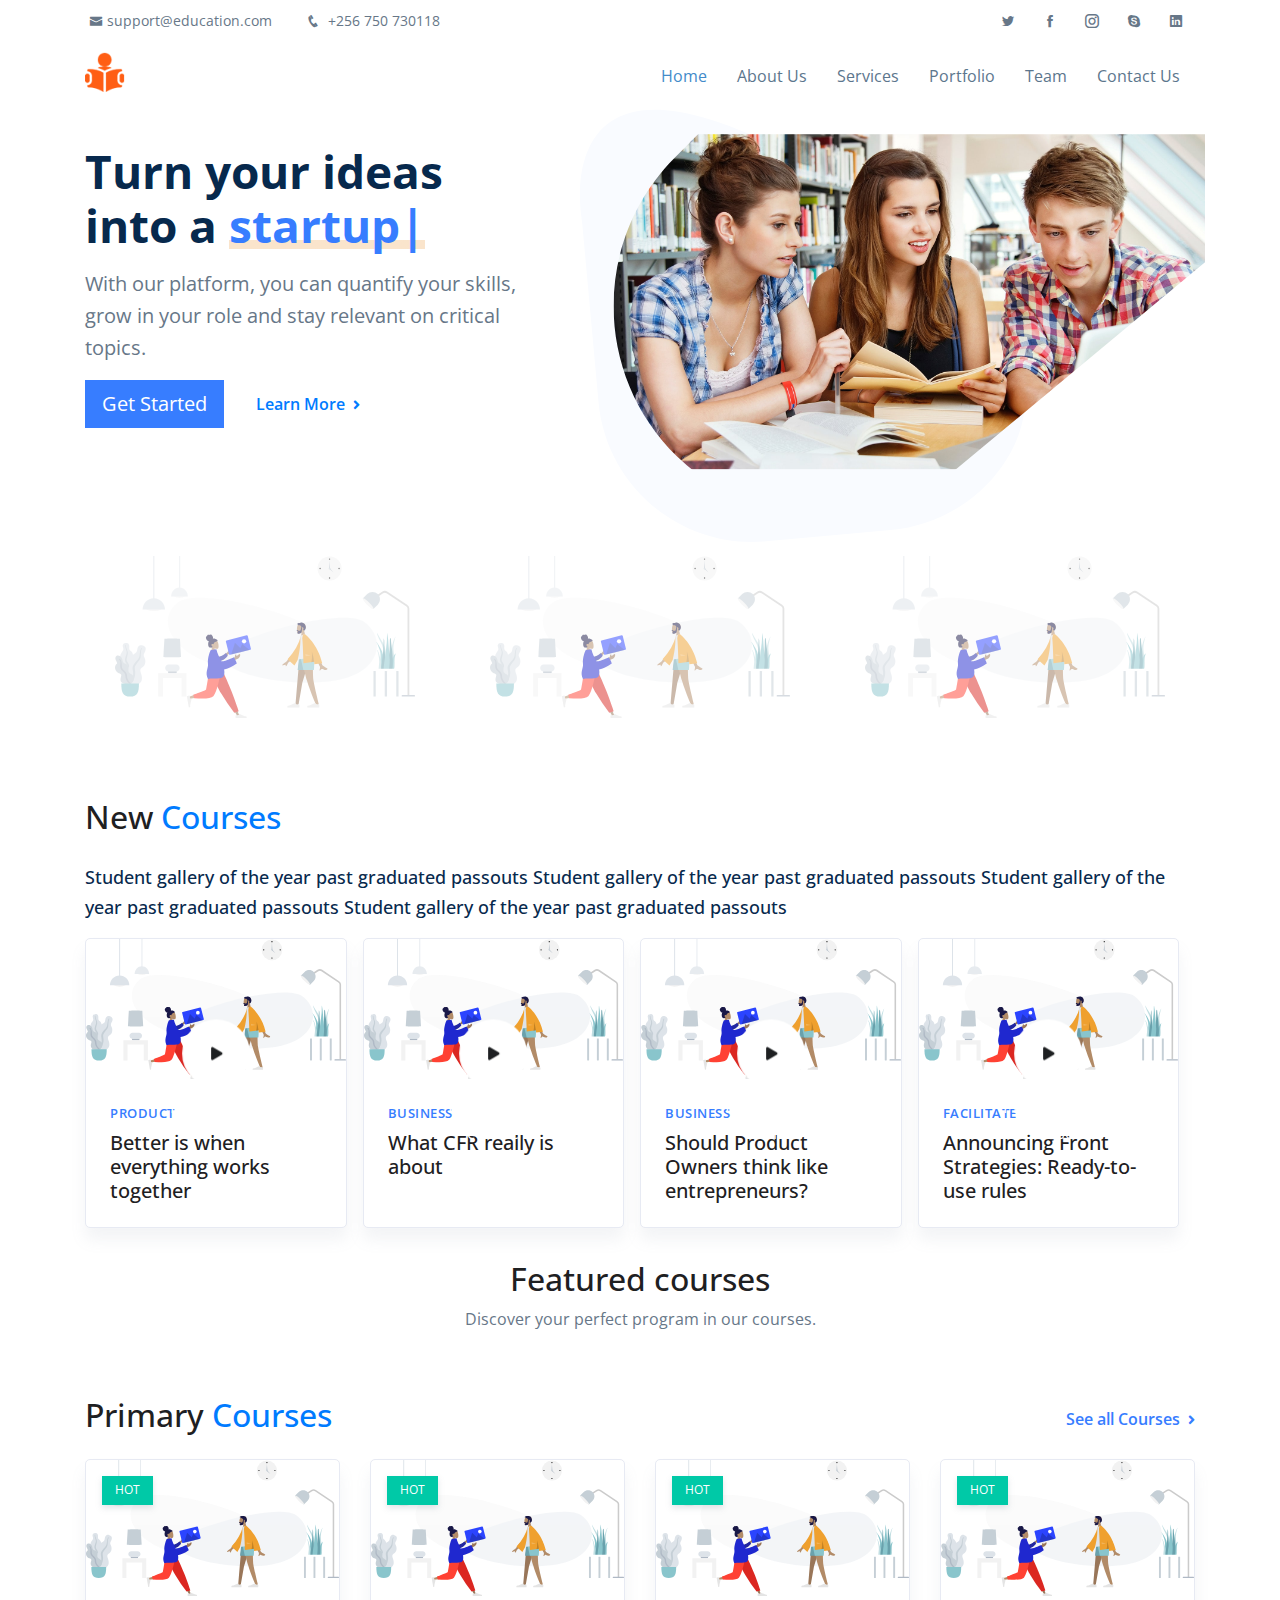
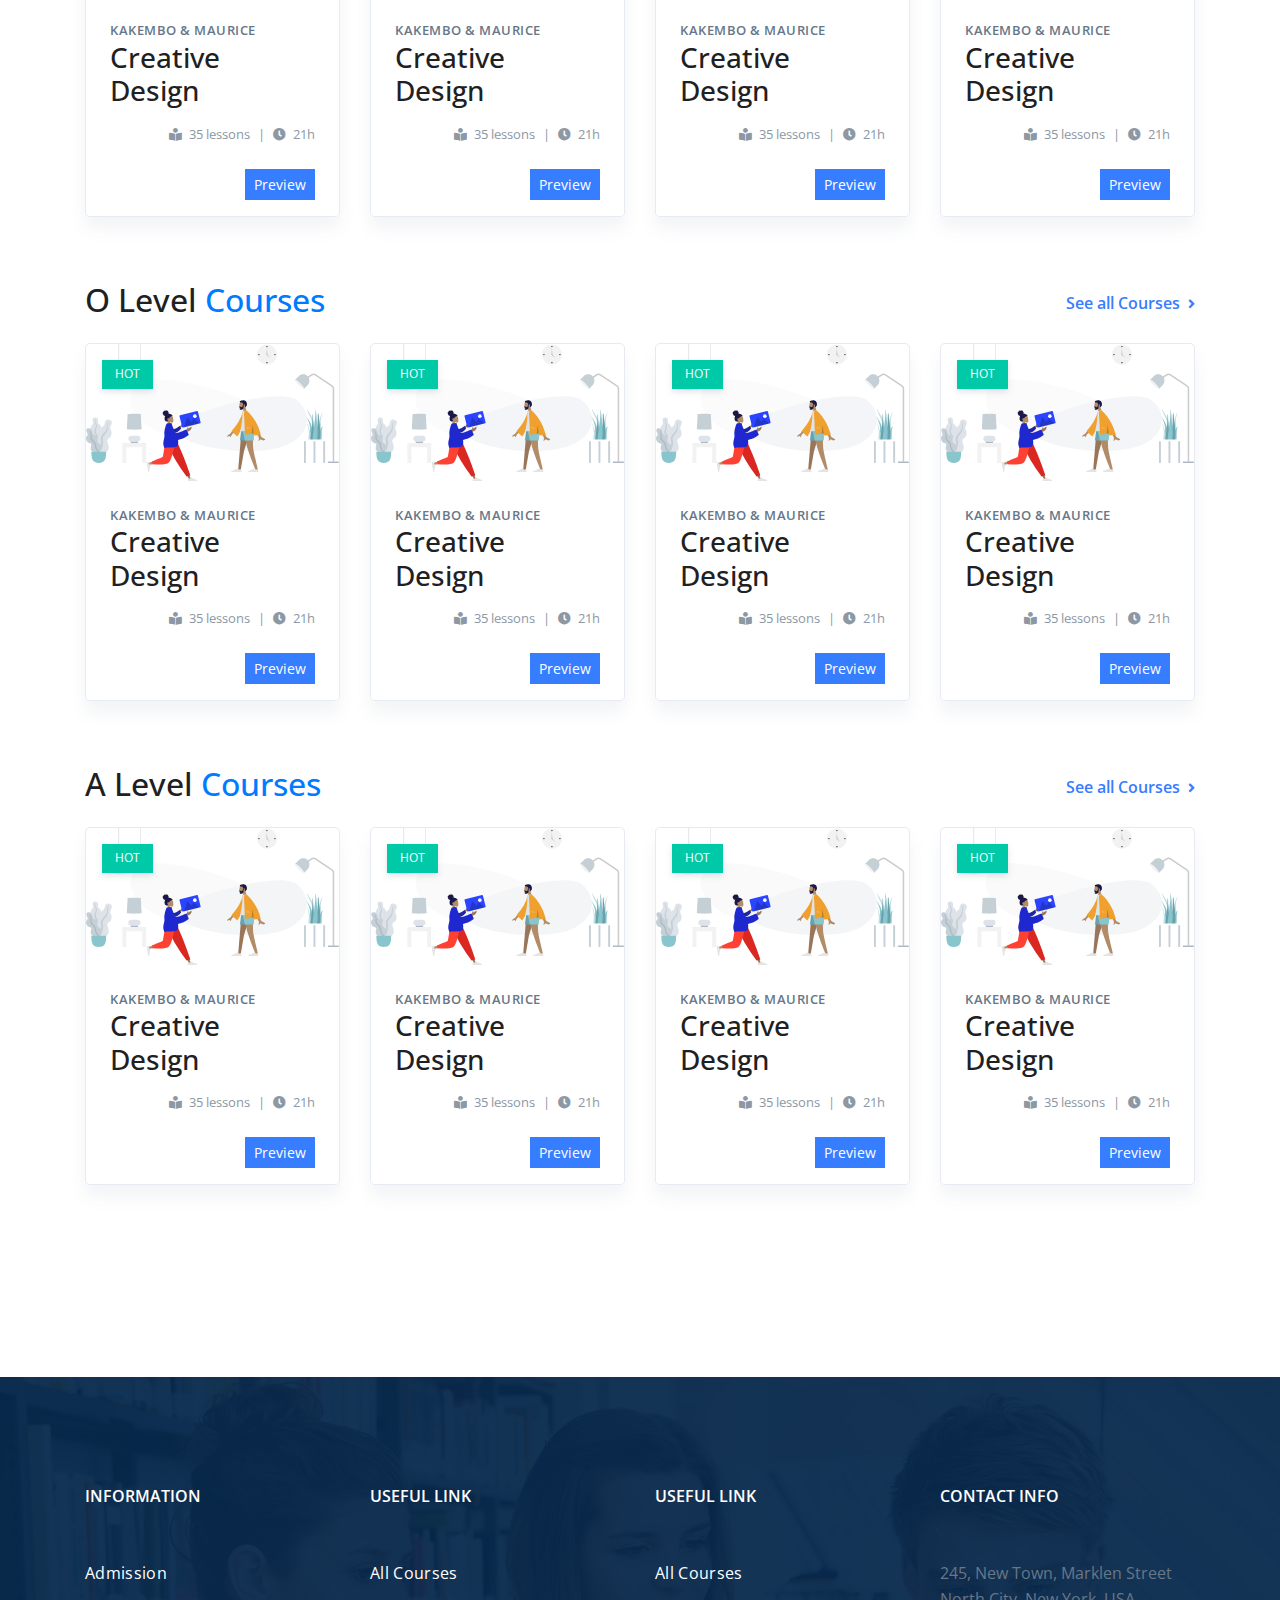
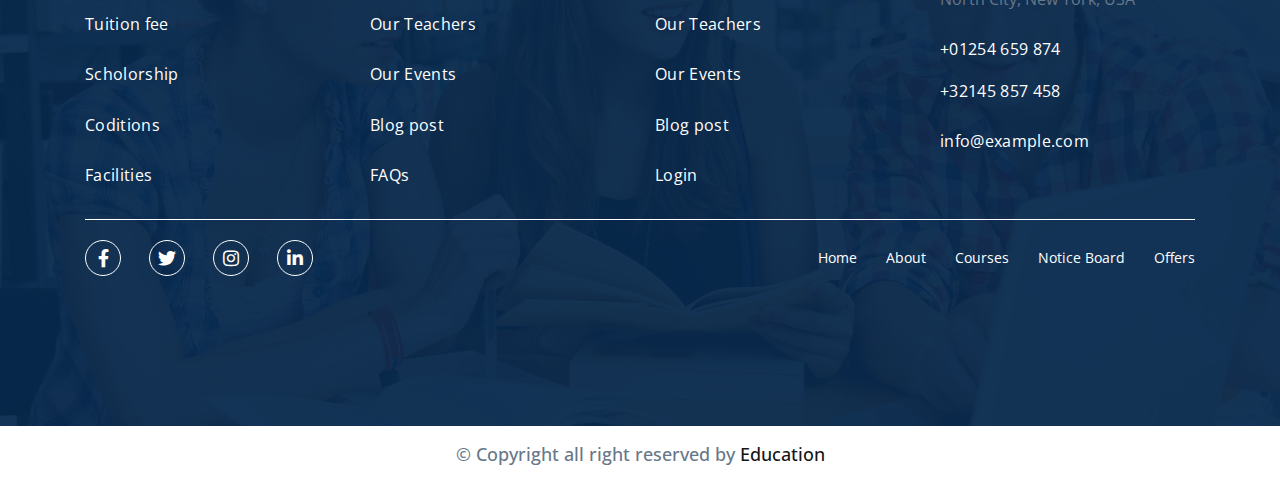
<file: education-landing/index.html>
<!DOCTYPE html>
<html lang="en">
<head>
    <meta charset="UTF-8">
    <meta name="viewport" content="width=device-width, initial-scale=1.0">
    <link rel="icon" href="assets/images/favicon.ico" type="image/x-icon" />
	  <link rel="shortcut icon" type="image/x-icon" href="assets/images/favicon.png" />
    <title>Education : education</title>
    <link href="https://fonts.googleapis.com/css?family=Open+Sans:400,600&amp;display=swap" rel="stylesheet">
    <link rel="stylesheet" type="text/css" href="assets/css/bootstrap.min.css">
    <link rel="stylesheet" type="text/css" href="assets/css/main.css">
    <link rel="stylesheet" type="text/css" href="assets/css/style.css">
    <link rel="stylesheet" type="text/css" href="assets/css/bootstrap-select.min.css">
    <link rel="stylesheet" href="assets/fonts/flaticon/flaticon.css">
    <link rel="stylesheet" href="assets/fonts/fontawesome/css/all.min.css">
    <link rel="stylesheet" href="assets/fonts/themify/themify-icons.css">
    <link href="assets/fonts/icofont/icofont.min.css" rel="stylesheet">
</head>
<body>
  <button type="button" class="mobile-nav-toggle d-lg-none"><i class="icofont-navigation-menu"></i></button>
  <div id="header-sticky-wrapper" class="sticky-wrapper is-sticky">
    <section id="topmenubar" class="d-none d-lg-block">
        <div class="container clearfix">
          <div class="contact-info float-left">
            <i class="icofont-envelope"></i><a href="mailto:support@education.com">support@education.com</a>
            <i class="icofont-phone"></i> +256 750 730118
          </div>
          <div class="social-links float-right">
            <a href="#" class="twitter"><i class="icofont-twitter"></i></a>
            <a href="#" class="facebook"><i class="icofont-facebook"></i></a>
            <a href="#" class="instagram"><i class="icofont-instagram"></i></a>
            <a href="#" class="skype"><i class="icofont-skype"></i></a>
            <a href="#" class="linkedin"><i class="icofont-linkedin"></i></i></a>
          </div>
        </div>
    </section>
    <header id="header">
        <div class="container">
          <div class="logo float-left">
            <a href="index.html"><img src="assets/images/favicon.png" alt="logo" class="img-fluid"></a>
          </div>
          <nav class="nav-menu float-right d-none d-lg-block">
            <ul>
              <li class="active"><a href="index.html">Home</a></li>
              <li><a href="about-us.html">About Us</a></li>
              <li><a href="#">Services</a></li>
              <li><a href="#">Portfolio</a></li>
              <li><a href="#">Team</a></li>
              <li><a href="#">Contact Us</a></li>
            </ul>
          </nav>
        </div>
    </header>
  </div>
  <div class="d-lg-flex position-relative banner">
      <div class="container d-lg-flex align-items-lg-center space-top-2 space-lg-0 space-bottom-lg-3">
        <div class="w-md-100">
          <div class="row">
            <div class="col-lg-5">
              <div class="mt-5">
                <h1 class="display-4 mb-3">
                  Turn your ideas into a
                  <span class="text-primary text-highlight-warning">
                    <span class="js-text-animation"></span>
                  </span>
                </h1>
                <p class="lead">With our platform, you can quantify your skills, grow in your role and stay relevant on critical topics.</p>
              </div>
              <a class="btn btn-primary btn-lg transition-3d-hover" href="#">Get Started</a>
              <a class="btn btn-link btn-wide" href="#">Learn More <i class="fa fa-angle-right fa-sm ml-1"></i></a>
            </div>
          </div>
        </div>
        <figure class="col-lg-7 col-xl-6 d-none d-lg-block position-absolute top-0 right-5 pr-0 ie-main-hero" style="margin-top: -6.75rem; margin-left: 30rem;">
          <svg xmlns="http://www.w3.org/2000/svg" x="0px" y="0px" viewBox="0 0 1137.5 979.2">
            <path fill="#F9FBFF" d="M565.5,957.4c81.1-7.4,155.5-49.3,202.4-115.7C840,739.8,857,570,510.7,348.3C-35.5-1.5-4.2,340.3,2.7,389
              c0.7,4.7,1.2,9.5,1.7,14.2l29.3,321c14,154.2,150.6,267.8,304.9,253.8L565.5,957.4z"/>
            <defs>
              <path id="mainHeroSVG1" d="M1137.5,0H450.4l-278,279.7C22.4,430.6,24.3,675,176.8,823.5l0,0C316.9,960,537.7,968.7,688.2,843.6l449.3-373.4V0z"/>
            </defs>
            <clipPath id="mainHeroSVG2">
              <use xlink:href="#mainHeroSVG1"/>
            </clipPath>
            <g transform="matrix(1 0 0 1 0 0)" clip-path="url(#mainHeroSVG2)">
              <image width="750" height="750" xlink:href="assets/images/slide.jpg" transform="matrix(1.4462 0 0 1.4448 52.8755 0)"></image>
            </g>
          </svg>
        </figure>
      </div>
  </div>
  <div class="level-area">
      <div class="container">
        <div class="row">
          <div class="col-lg-12">
            <div class="level-logo d-flex align-items-center justify-content-center justify-content-md-between">
              <div class="single-logo">
                <a href="#">
                  <img src="assets/images/office.svg" alt="level">
                </a>
              </div> 
              <div class="single-logo">
                <a href="#">
                  <img src="assets/images/office.svg" alt="level">
                </a>
              </div>
              <div class="single-logo">
                <a href="#">
                  <img src="assets/images/office.svg" alt="level">
                </a>
              </div>
            </div> 
          </div>
        </div> 
      </div> 
  </div>
  <section class="class-area">
      <div class="container">            
          <div class="row">
              <div class="col-lg-12">
                <div class="class-content mt-40">
                  <h2 class="class-title">New <span>Courses</span></h2>
                  <p>
                    Student gallery of the year past graduated passouts Student gallery of the year past graduated passouts
                    Student gallery of the year past graduated passouts Student gallery of the year past graduated passouts
                  </p>
                </div>
                <div class="row">
                  <div class="row mx-n2 mb-5 col-md-12">
                    <div class="col-sm-6 col-lg-3 px-2 mb-3 mb-lg-0">
                      <a class="card h-100 transition-3d-hover" href="#">
                        <img class="card-img-top" src="assets/images/office.svg" alt="Image Description">
                        <span class="video-player-btn video-player-centered text-center">
                          <span class="video-player-icon mb-2">
                            <i class="fa fa-play"></i>
                          </span>
                          <span class="d-block text-center text-white">
                            Preview this course
                          </span>
                        </span>
                        <div class="card-body">
                          <span class="d-block small font-weight-bold text-cap mb-2">Product</span>
                          <h5 class="mb-0">Better is when everything works together</h5>
                        </div>
                      </a>
                    </div>
                    <div class="col-sm-6 col-lg-3 px-2 mb-3 mb-lg-0">
                      <a class="card h-100 transition-3d-hover" href="#">
                        <img class="card-img-top" src="assets/images/office.svg" alt="Image Description">
                        <span class="video-player-btn video-player-centered text-center">
                          <span class="video-player-icon mb-2">
                            <i class="fa fa-play"></i>
                          </span>
                          <span class="d-block text-center text-white">
                            Preview this course
                          </span>
                        </span>
                        <div class="card-body">
                          <span class="d-block small font-weight-bold text-cap mb-2">Business</span>
                          <h5 class="mb-0">What CFR really is about</h5>
                        </div>
                      </a>
                    </div>
                    <div class="col-sm-6 col-lg-3 px-2 mb-3 mb-sm-0">
                      <a class="card h-100 transition-3d-hover" href="#">
                        <img class="card-img-top" src="assets/images/office.svg" alt="Image Description">
                        <span class="video-player-btn video-player-centered text-center">
                          <span class="video-player-icon mb-2">
                            <i class="fa fa-play"></i>
                          </span>
                          <span class="d-block text-center text-white">
                            Preview this course
                          </span>
                        </span>
                        <div class="card-body">
                          <span class="d-block small font-weight-bold text-cap mb-2">Business</span>
                          <h5 class="mb-0">Should Product Owners think like entrepreneurs?</h5>
                        </div>
                      </a>
                    </div>
                    <div class="col-sm-6 col-lg-3 px-2">
                      <a class="card h-100 transition-3d-hover" href="#">
                        <img class="card-img-top" src="assets/images/office.svg" alt="Image Description">
                        <span class="video-player-btn video-player-centered text-center">
                          <span class="video-player-icon mb-2">
                            <i class="fa fa-play"></i>
                          </span>
                          <span class="d-block text-center text-white">
                            Preview this course
                          </span>
                        </span>
                        <div class="card-body">
                          <span class="d-block small font-weight-bold text-cap mb-2">Facilitate</span>
                          <h5 class="mb-0">Announcing Front Strategies: Ready-to-use rules</h5>
                        </div>
                      </a>
                    </div>
                  </div>
              </div>
            </div>
          </div>
        </div>
  </section>
  <div class="container space-sm-2 space-bottom-lg-3">
      <div class="w-md-80 text-center mx-md-auto mb-9">
        <h2>Featured courses</h2>
        <p>Discover your perfect program in our courses.</p>
      </div>
      <div class="row align-items-md-center mb-3 class-content">
        <div class="col-md-6 mb-4 mb-md-0">
          <h2 class="class-title">Primary <span>Courses</span></h2>
        </div>
        <div class="col-md-6 text-md-right">
          <a class="font-weight-bold" href="#">See all Courses  <i class="fa fa-angle-right fa-sm ml-1"></i></a>
        </div>
      </div>
      <div class="row mb-5">
        <article class="col-md-6 col-lg-3 mb-5">
          <!-- Article -->
          <div class="card border">
            <div class="card-img-top position-relative">
              <img class="card-img-top" src="assets/images/office.svg" alt="Image Description">

              <div class="position-absolute top-0 left-0 mt-3 ml-3">
                <small class="btn btn-xs btn-success btn-pill text-uppercase shadow-soft mb-3">Hot</small>
              </div>
            </div>

            <div class="card-body">
              <small class="d-block small font-weight-bold text-cap">Kakembo &amp; Maurice</small>

              <div class="mb-3">
                <h3>
                  <a class="text-inherit" href="course-description.html">Creative Design</a>
                </h3>
              </div>

              <div class="d-flex align-items-center">
                <div class="d-flex align-items-center ml-auto">
                  <div class="small text-muted">
                    <i class="fa fa-book-reader d-block d-sm-inline-block mb-1 mb-sm-0 mr-1"></i>
                    35 lessons
                  </div>
                  <small class="text-muted mx-2">|</small>
                  <div class="small text-muted">
                    <i class="fa fa-clock d-block d-sm-inline-block mr-1"></i>
                    21h
                  </div>
                </div>
              </div>
            </div>

            <div class="card-footer border-0 pt-0">
              <div class="d-flex justify-content-between align-items-center">
                <div class="mr-2">
                  
                </div>
                <a class="btn btn-sm btn-primary transition-3d-hover" href="course-description.html">Preview</a>
              </div>
            </div>
          </div>
          <!-- End Article -->
        </article>

        <article class="col-md-6 col-lg-3 mb-5">
          <!-- Article -->
          <div class="card border">
            <div class="card-img-top position-relative">
              <img class="card-img-top" src="assets/images/office.svg" alt="Image Description">

              <div class="position-absolute top-0 left-0 mt-3 ml-3">
                <small class="btn btn-xs btn-success btn-pill text-uppercase shadow-soft mb-3">Hot</small>
              </div>
            </div>

            <div class="card-body">
              <small class="d-block small font-weight-bold text-cap">Kakembo &amp; Maurice</small>

              <div class="mb-3">
                <h3>
                  <a class="text-inherit" href="course-description.html">Creative Design</a>
                </h3>
              </div>

              <div class="d-flex align-items-center">
                <div class="d-flex align-items-center ml-auto">
                  <div class="small text-muted">
                    <i class="fa fa-book-reader d-block d-sm-inline-block mb-1 mb-sm-0 mr-1"></i>
                    35 lessons
                  </div>
                  <small class="text-muted mx-2">|</small>
                  <div class="small text-muted">
                    <i class="fa fa-clock d-block d-sm-inline-block mr-1"></i>
                    21h
                  </div>
                </div>
              </div>
            </div>

            <div class="card-footer border-0 pt-0">
              <div class="d-flex justify-content-between align-items-center">
                <div class="mr-2">
                  
                </div>
                <a class="btn btn-sm btn-primary transition-3d-hover" href="course-description.html">Preview</a>
              </div>
            </div>
          </div>
          <!-- End Article -->
        </article>

        <article class="col-md-6 col-lg-3 mb-5">
          <!-- Article -->
          <div class="card border">
            <div class="card-img-top position-relative">
              <img class="card-img-top" src="assets/images/office.svg" alt="Image Description">

              <div class="position-absolute top-0 left-0 mt-3 ml-3">
                <small class="btn btn-xs btn-success btn-pill text-uppercase shadow-soft mb-3">Hot</small>
              </div>
            </div>

            <div class="card-body">
              <small class="d-block small font-weight-bold text-cap">Kakembo &amp; Maurice</small>

              <div class="mb-3">
                <h3>
                  <a class="text-inherit" href="course-description.html">Creative Design</a>
                </h3>
              </div>

              <div class="d-flex align-items-center">
                <div class="d-flex align-items-center ml-auto">
                  <div class="small text-muted">
                    <i class="fa fa-book-reader d-block d-sm-inline-block mb-1 mb-sm-0 mr-1"></i>
                    35 lessons
                  </div>
                  <small class="text-muted mx-2">|</small>
                  <div class="small text-muted">
                    <i class="fa fa-clock d-block d-sm-inline-block mr-1"></i>
                    21h
                  </div>
                </div>
              </div>
            </div>

            <div class="card-footer border-0 pt-0">
              <div class="d-flex justify-content-between align-items-center">
                <div class="mr-2">
                  
                </div>
                <a class="btn btn-sm btn-primary transition-3d-hover" href="course-description.html">Preview</a>
              </div>
            </div>
          </div>
          <!-- End Article -->
        </article>

        <article class="col-md-6 col-lg-3 mb-5">
          <!-- Article -->
          <div class="card border">
            <div class="card-img-top position-relative">
              <img class="card-img-top" src="assets/images/office.svg" alt="Image Description">

              <div class="position-absolute top-0 left-0 mt-3 ml-3">
                <small class="btn btn-xs btn-success btn-pill text-uppercase shadow-soft mb-3">Hot</small>
              </div>
            </div>

            <div class="card-body">
              <small class="d-block small font-weight-bold text-cap">Kakembo &amp; Maurice</small>

              <div class="mb-3">
                <h3>
                  <a class="text-inherit" href="course-description.html">Creative Design</a>
                </h3>
              </div>

              <div class="d-flex align-items-center">
                <div class="d-flex align-items-center ml-auto">
                  <div class="small text-muted">
                    <i class="fa fa-book-reader d-block d-sm-inline-block mb-1 mb-sm-0 mr-1"></i>
                    35 lessons
                  </div>
                  <small class="text-muted mx-2">|</small>
                  <div class="small text-muted">
                    <i class="fa fa-clock d-block d-sm-inline-block mr-1"></i>
                    21h
                  </div>
                </div>
              </div>
            </div>

            <div class="card-footer border-0 pt-0">
              <div class="d-flex justify-content-between align-items-center">
                <div class="mr-2">
                  
                </div>
                <a class="btn btn-sm btn-primary transition-3d-hover" href="course-description.html">Preview</a>
              </div>
            </div>
          </div>
          <!-- End Article -->
        </article>
      </div>
      <div class="row align-items-md-center mb-3 class-content">
        <div class="col-md-6 mb-4 mb-md-0">
          <h2 class="class-title">O Level <span>Courses</span></h2>
        </div>
        <div class="col-md-6 text-md-right">
          <a class="font-weight-bold" href="#">See all Courses  <i class="fa fa-angle-right fa-sm ml-1"></i></a>
        </div>
      </div>
      <div class="row mb-5">
        <article class="col-md-6 col-lg-3 mb-5">
          <!-- Article -->
          <div class="card border">
            <div class="card-img-top position-relative">
              <img class="card-img-top" src="assets/images/office.svg" alt="Image Description">

              <div class="position-absolute top-0 left-0 mt-3 ml-3">
                <small class="btn btn-xs btn-success btn-pill text-uppercase shadow-soft mb-3">Hot</small>
              </div>
            </div>

            <div class="card-body">
              <small class="d-block small font-weight-bold text-cap">Kakembo &amp; Maurice</small>

              <div class="mb-3">
                <h3>
                  <a class="text-inherit" href="course-description.html">Creative Design</a>
                </h3>
              </div>

              <div class="d-flex align-items-center">
                <div class="d-flex align-items-center ml-auto">
                  <div class="small text-muted">
                    <i class="fa fa-book-reader d-block d-sm-inline-block mb-1 mb-sm-0 mr-1"></i>
                    35 lessons
                  </div>
                  <small class="text-muted mx-2">|</small>
                  <div class="small text-muted">
                    <i class="fa fa-clock d-block d-sm-inline-block mr-1"></i>
                    21h
                  </div>
                </div>
              </div>
            </div>

            <div class="card-footer border-0 pt-0">
              <div class="d-flex justify-content-between align-items-center">
                <div class="mr-2">
                  
                </div>
                <a class="btn btn-sm btn-primary transition-3d-hover" href="course-description.html">Preview</a>
              </div>
            </div>
          </div>
          <!-- End Article -->
        </article>

        <article class="col-md-6 col-lg-3 mb-5">
          <!-- Article -->
          <div class="card border">
            <div class="card-img-top position-relative">
              <img class="card-img-top" src="assets/images/office.svg" alt="Image Description">

              <div class="position-absolute top-0 left-0 mt-3 ml-3">
                <small class="btn btn-xs btn-success btn-pill text-uppercase shadow-soft mb-3">Hot</small>
              </div>
            </div>

            <div class="card-body">
              <small class="d-block small font-weight-bold text-cap">Kakembo &amp; Maurice</small>

              <div class="mb-3">
                <h3>
                  <a class="text-inherit" href="course-description.html">Creative Design</a>
                </h3>
              </div>

              <div class="d-flex align-items-center">
                <div class="d-flex align-items-center ml-auto">
                  <div class="small text-muted">
                    <i class="fa fa-book-reader d-block d-sm-inline-block mb-1 mb-sm-0 mr-1"></i>
                    35 lessons
                  </div>
                  <small class="text-muted mx-2">|</small>
                  <div class="small text-muted">
                    <i class="fa fa-clock d-block d-sm-inline-block mr-1"></i>
                    21h
                  </div>
                </div>
              </div>
            </div>

            <div class="card-footer border-0 pt-0">
              <div class="d-flex justify-content-between align-items-center">
                <div class="mr-2">
                  
                </div>
                <a class="btn btn-sm btn-primary transition-3d-hover" href="course-description.html">Preview</a>
              </div>
            </div>
          </div>
          <!-- End Article -->
        </article>

        <article class="col-md-6 col-lg-3 mb-5">
          <!-- Article -->
          <div class="card border">
            <div class="card-img-top position-relative">
              <img class="card-img-top" src="assets/images/office.svg" alt="Image Description">

              <div class="position-absolute top-0 left-0 mt-3 ml-3">
                <small class="btn btn-xs btn-success btn-pill text-uppercase shadow-soft mb-3">Hot</small>
              </div>
            </div>

            <div class="card-body">
              <small class="d-block small font-weight-bold text-cap">Kakembo &amp; Maurice</small>

              <div class="mb-3">
                <h3>
                  <a class="text-inherit" href="course-description.html">Creative Design</a>
                </h3>
              </div>

              <div class="d-flex align-items-center">
                <div class="d-flex align-items-center ml-auto">
                  <div class="small text-muted">
                    <i class="fa fa-book-reader d-block d-sm-inline-block mb-1 mb-sm-0 mr-1"></i>
                    35 lessons
                  </div>
                  <small class="text-muted mx-2">|</small>
                  <div class="small text-muted">
                    <i class="fa fa-clock d-block d-sm-inline-block mr-1"></i>
                    21h
                  </div>
                </div>
              </div>
            </div>

            <div class="card-footer border-0 pt-0">
              <div class="d-flex justify-content-between align-items-center">
                <div class="mr-2">
                  
                </div>
                <a class="btn btn-sm btn-primary transition-3d-hover" href="course-description.html">Preview</a>
              </div>
            </div>
          </div>
          <!-- End Article -->
        </article>

        <article class="col-md-6 col-lg-3 mb-5">
          <!-- Article -->
          <div class="card border">
            <div class="card-img-top position-relative">
              <img class="card-img-top" src="assets/images/office.svg" alt="Image Description">

              <div class="position-absolute top-0 left-0 mt-3 ml-3">
                <small class="btn btn-xs btn-success btn-pill text-uppercase shadow-soft mb-3">Hot</small>
              </div>
            </div>

            <div class="card-body">
              <small class="d-block small font-weight-bold text-cap">Kakembo &amp; Maurice</small>

              <div class="mb-3">
                <h3>
                  <a class="text-inherit" href="course-description.html">Creative Design</a>
                </h3>
              </div>

              <div class="d-flex align-items-center">
                <div class="d-flex align-items-center ml-auto">
                  <div class="small text-muted">
                    <i class="fa fa-book-reader d-block d-sm-inline-block mb-1 mb-sm-0 mr-1"></i>
                    35 lessons
                  </div>
                  <small class="text-muted mx-2">|</small>
                  <div class="small text-muted">
                    <i class="fa fa-clock d-block d-sm-inline-block mr-1"></i>
                    21h
                  </div>
                </div>
              </div>
            </div>

            <div class="card-footer border-0 pt-0">
              <div class="d-flex justify-content-between align-items-center">
                <div class="mr-2">
                  
                </div>
                <a class="btn btn-sm btn-primary transition-3d-hover" href="course-description.html">Preview</a>
              </div>
            </div>
          </div>
          <!-- End Article -->
        </article>
      </div>
      <div class="row align-items-md-center mb-3 class-content">
        <div class="col-md-6 mb-4 mb-md-0">
          <h2 class="class-title">A Level <span>Courses</span></h2>
        </div>
        <div class="col-md-6 text-md-right">
          <a class="font-weight-bold" href="#">See all Courses  <i class="fa fa-angle-right fa-sm ml-1"></i></a>
        </div>
      </div>
      <div class="row mb-5">
        <article class="col-md-6 col-lg-3 mb-5">
          <!-- Article -->
          <div class="card border">
            <div class="card-img-top position-relative">
              <img class="card-img-top" src="assets/images/office.svg" alt="Image Description">

              <div class="position-absolute top-0 left-0 mt-3 ml-3">
                <small class="btn btn-xs btn-success btn-pill text-uppercase shadow-soft mb-3">Hot</small>
              </div>
            </div>

            <div class="card-body">
              <small class="d-block small font-weight-bold text-cap">Kakembo &amp; Maurice</small>

              <div class="mb-3">
                <h3>
                  <a class="text-inherit" href="course-description.html">Creative Design</a>
                </h3>
              </div>

              <div class="d-flex align-items-center">
                <div class="d-flex align-items-center ml-auto">
                  <div class="small text-muted">
                    <i class="fa fa-book-reader d-block d-sm-inline-block mb-1 mb-sm-0 mr-1"></i>
                    35 lessons
                  </div>
                  <small class="text-muted mx-2">|</small>
                  <div class="small text-muted">
                    <i class="fa fa-clock d-block d-sm-inline-block mr-1"></i>
                    21h
                  </div>
                </div>
              </div>
            </div>

            <div class="card-footer border-0 pt-0">
              <div class="d-flex justify-content-between align-items-center">
                <div class="mr-2">
                  
                </div>
                <a class="btn btn-sm btn-primary transition-3d-hover" href="course-description.html">Preview</a>
              </div>
            </div>
          </div>
          <!-- End Article -->
        </article>

        <article class="col-md-6 col-lg-3 mb-5">
          <!-- Article -->
          <div class="card border">
            <div class="card-img-top position-relative">
              <img class="card-img-top" src="assets/images/office.svg" alt="Image Description">

              <div class="position-absolute top-0 left-0 mt-3 ml-3">
                <small class="btn btn-xs btn-success btn-pill text-uppercase shadow-soft mb-3">Hot</small>
              </div>
            </div>

            <div class="card-body">
              <small class="d-block small font-weight-bold text-cap">Kakembo &amp; Maurice</small>

              <div class="mb-3">
                <h3>
                  <a class="text-inherit" href="course-description.html">Creative Design</a>
                </h3>
              </div>

              <div class="d-flex align-items-center">
                <div class="d-flex align-items-center ml-auto">
                  <div class="small text-muted">
                    <i class="fa fa-book-reader d-block d-sm-inline-block mb-1 mb-sm-0 mr-1"></i>
                    35 lessons
                  </div>
                  <small class="text-muted mx-2">|</small>
                  <div class="small text-muted">
                    <i class="fa fa-clock d-block d-sm-inline-block mr-1"></i>
                    21h
                  </div>
                </div>
              </div>
            </div>

            <div class="card-footer border-0 pt-0">
              <div class="d-flex justify-content-between align-items-center">
                <div class="mr-2">
                  
                </div>
                <a class="btn btn-sm btn-primary transition-3d-hover" href="course-description.html">Preview</a>
              </div>
            </div>
          </div>
          <!-- End Article -->
        </article>

        <article class="col-md-6 col-lg-3 mb-5">
          <!-- Article -->
          <div class="card border">
            <div class="card-img-top position-relative">
              <img class="card-img-top" src="assets/images/office.svg" alt="Image Description">

              <div class="position-absolute top-0 left-0 mt-3 ml-3">
                <small class="btn btn-xs btn-success btn-pill text-uppercase shadow-soft mb-3">Hot</small>
              </div>
            </div>

            <div class="card-body">
              <small class="d-block small font-weight-bold text-cap">Kakembo &amp; Maurice</small>

              <div class="mb-3">
                <h3>
                  <a class="text-inherit" href="course-description.html">Creative Design</a>
                </h3>
              </div>

              <div class="d-flex align-items-center">
                <div class="d-flex align-items-center ml-auto">
                  <div class="small text-muted">
                    <i class="fa fa-book-reader d-block d-sm-inline-block mb-1 mb-sm-0 mr-1"></i>
                    35 lessons
                  </div>
                  <small class="text-muted mx-2">|</small>
                  <div class="small text-muted">
                    <i class="fa fa-clock d-block d-sm-inline-block mr-1"></i>
                    21h
                  </div>
                </div>
              </div>
            </div>

            <div class="card-footer border-0 pt-0">
              <div class="d-flex justify-content-between align-items-center">
                <div class="mr-2">
                  
                </div>
                <a class="btn btn-sm btn-primary transition-3d-hover" href="course-description.html">Preview</a>
              </div>
            </div>
          </div>
          <!-- End Article -->
        </article>

        <article class="col-md-6 col-lg-3 mb-5">
          <!-- Article -->
          <div class="card border">
            <div class="card-img-top position-relative">
              <img class="card-img-top" src="assets/images/office.svg" alt="Image Description">

              <div class="position-absolute top-0 left-0 mt-3 ml-3">
                <small class="btn btn-xs btn-success btn-pill text-uppercase shadow-soft mb-3">Hot</small>
              </div>
            </div>

            <div class="card-body">
              <small class="d-block small font-weight-bold text-cap">Kakembo &amp; Maurice</small>

              <div class="mb-3">
                <h3>
                  <a class="text-inherit" href="course-description.html">Creative Design</a>
                </h3>
              </div>

              <div class="d-flex align-items-center">
                <div class="d-flex align-items-center ml-auto">
                  <div class="small text-muted">
                    <i class="fa fa-book-reader d-block d-sm-inline-block mb-1 mb-sm-0 mr-1"></i>
                    35 lessons
                  </div>
                  <small class="text-muted mx-2">|</small>
                  <div class="small text-muted">
                    <i class="fa fa-clock d-block d-sm-inline-block mr-1"></i>
                    21h
                  </div>
                </div>
              </div>
            </div>

            <div class="card-footer border-0 pt-0">
              <div class="d-flex justify-content-between align-items-center">
                <div class="mr-2">
                  
                </div>
                <a class="btn btn-sm btn-primary transition-3d-hover" href="course-description.html">Preview</a>
              </div>
            </div>
          </div>
          <!-- End Article -->
        </article>
      </div>
  </div>
  <section class="footer-area footer-02 bg_cover" style="background-image: url(assets/images/slide.jpg);">
      <div class="footer-widget">
          <div class="container">
              <div class="row">
                  <div class="col-md-3 col-sm-6">
                      <div class="footer-link mt-45">
                          <h4 class="footer-title">Information</h4>
                          <ul class="link-list">
                              <li><a href="#">Admission</a></li>
                              <li><a href="#">Tuition fee</a></li>
                              <li><a href="#">Scholorship</a></li>
                              <li><a href="#">Coditions</a></li>
                              <li><a href="#">Facilities</a></li>
                          </ul>
                      </div>
                  </div>
                  <div class="col-md-3 col-sm-6">
                      <div class="footer-link mt-45">
                          <h4 class="footer-title">Useful Link</h4>
                          <ul class="link-list">
                              <li><a href="our-courses-left-sidebar.html">All Courses</a></li>
                              <li><a href="teachers.html">Our Teachers</a></li>
                              <li><a href="event.html">Our Events</a></li>
                              <li><a href="blog-left-sidebar.html">Blog post</a></li>
                              <li><a href="faq.html">FAQs</a></li>
                          </ul>
                      </div>
                  </div>
                  <div class="col-md-3 col-sm-6">
                      <div class="footer-link mt-45">
                          <h4 class="footer-title">Useful Link</h4>
                          <ul class="link-list">
                              <li><a href="#">All Courses</a></li>
                              <li><a href="#">Our Teachers</a></li>
                              <li><a href="#">Our Events</a></li>
                              <li><a href="#">Blog post</a></li>
                              <li><a href="login.html">Login</a></li>
                          </ul>
                      </div>
                  </div>
                  <div class="col-md-3 col-sm-6">
                      <div class="footer-link mt-45">
                          <h4 class="footer-title">Contact Info</h4>
                          <ul class="link-list">
                              <li>
                                  <p>245, New Town, Marklen Street North City, New York, USA</p>
                              </li>
                              <li>
                                  <p><a href="tel:+01254659874">+01254 659 874 </a></p>
                                  <p><a href="tel:+32145857458">+32145 857 458</a></p>
                              </li>
                              <li>
                                  <p><a href="mailto://info@example.com">info@example.com</a></p>
                                  <p></p>
                              </li>
                          </ul>
                      </div>
                  </div>
              </div>
              <div class="footer-widget-wrapper">
                  <div class="footer-social">
                      <ul class="social">
                          <li><a href="#"><i class="fab fa-facebook-f"></i></a></li>
                          <li><a href="#"><i class="fab fa-twitter"></i></a></li>
                          <li><a href="#"><i class="fab fa-instagram"></i></a></li>
                          <li><a href="#"><i class="fab fa-linkedin-in"></i></a></li>
                      </ul>
                  </div>
                  <div class="footer-menu">
                      <ul class="menu">
                          <li><a href="index.html">Home</a></li>
                          <li><a href="about-us.html">About</a></li>
                          <li><a href="courses.html">Courses</a></li>
                          <li><a href="#">Notice Board</a></li>
                          <li><a href="#">Offers</a></li>
                      </ul>
                  </div>
              </div>
          </div>
      </div>
      <div class="footer-copyright">
          <div class="container">
              <div class="copyright text-center">
                  <p>© Copyright all right reserved by <a href="#">Education</a></p>
              </div>
          </div>
      </div>
  </section>
<a href="#" class="back-to-top"><i class="fa fa-angle-up"></i></a>
<script src="assets/js/jquery.min.js"></script>  
<script src="assets/js/bootstrap.min.js"></script>  
<script src="assets/js/jquery.sticky.js"></script>  
<script src="assets/js/jquery.scroller.js"></script>  
<script src="assets/js/bootstrap-select.min.js"></script>
<script src="assets/js/typed.min.js"></script>
<script src="assets/js/owl.carousel.js"></script>
<script src="assets/js/main.js"></script>
</body>
</html>
</file>
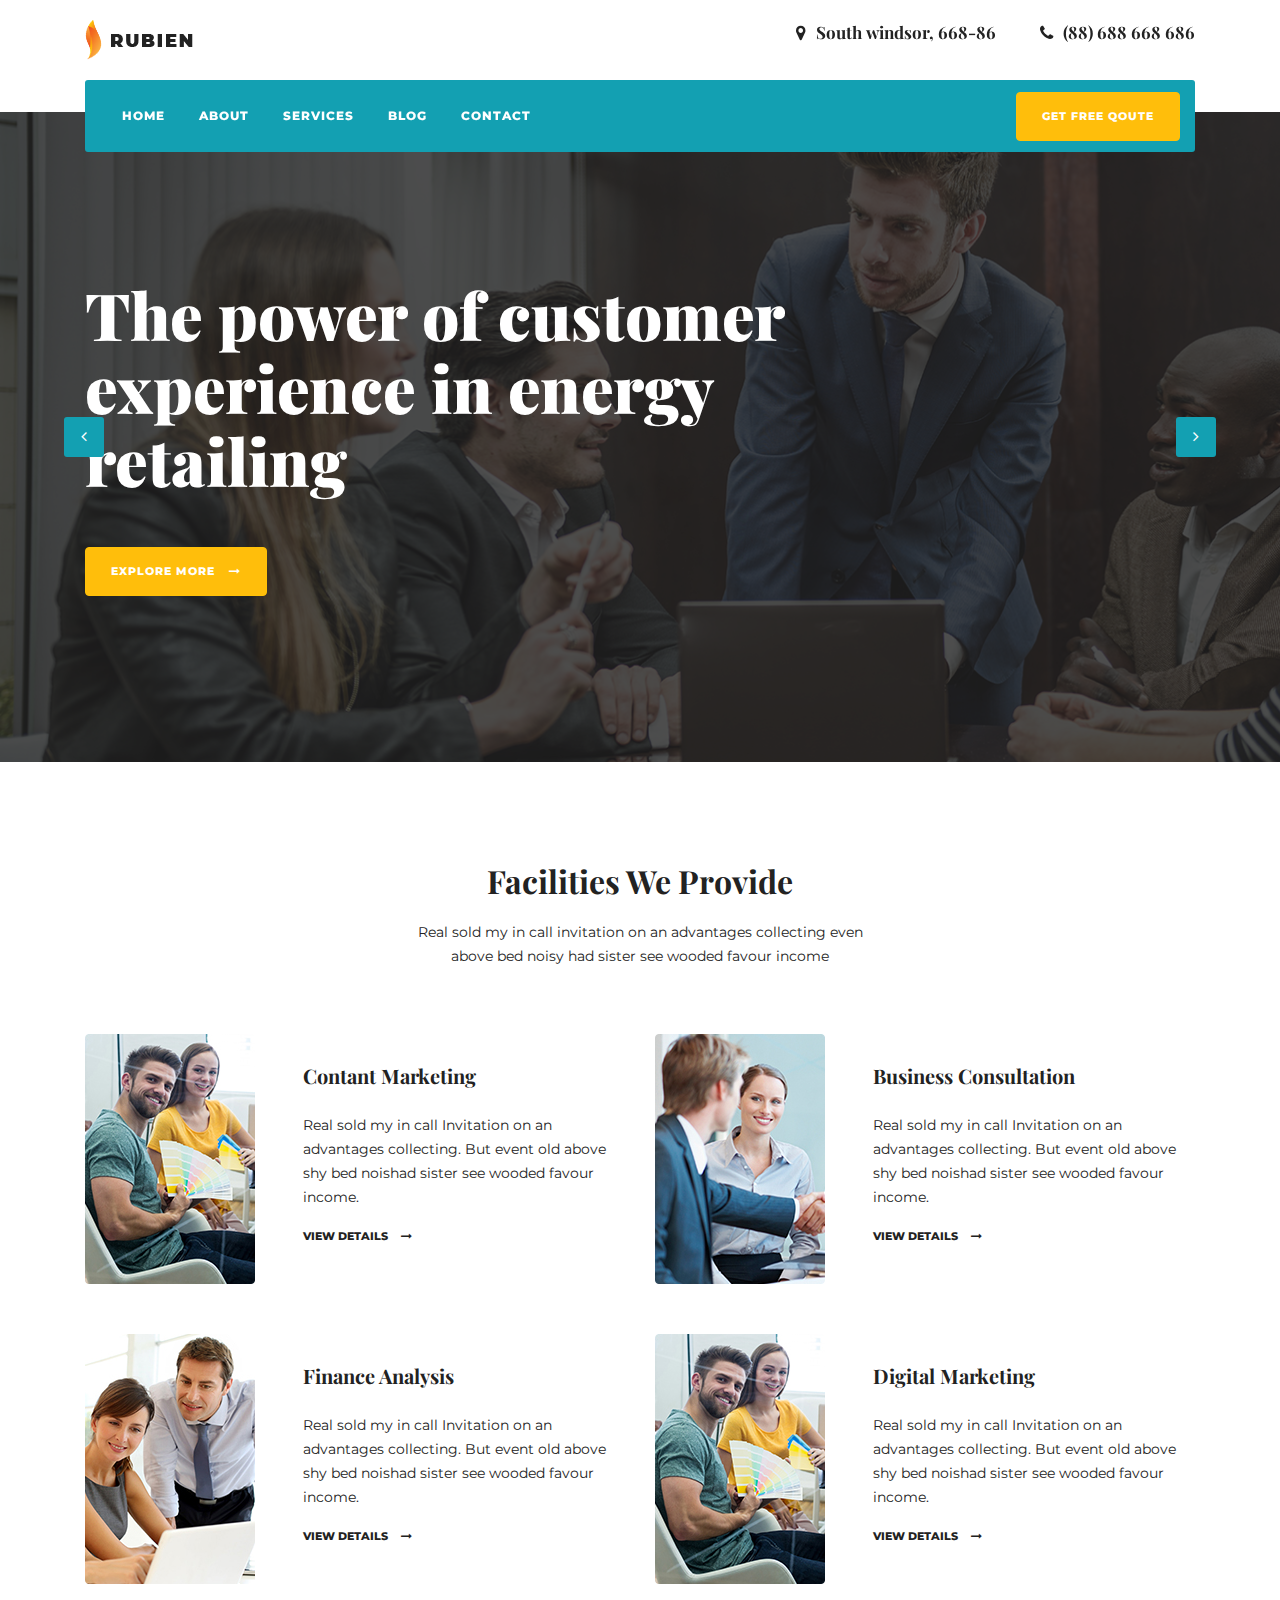
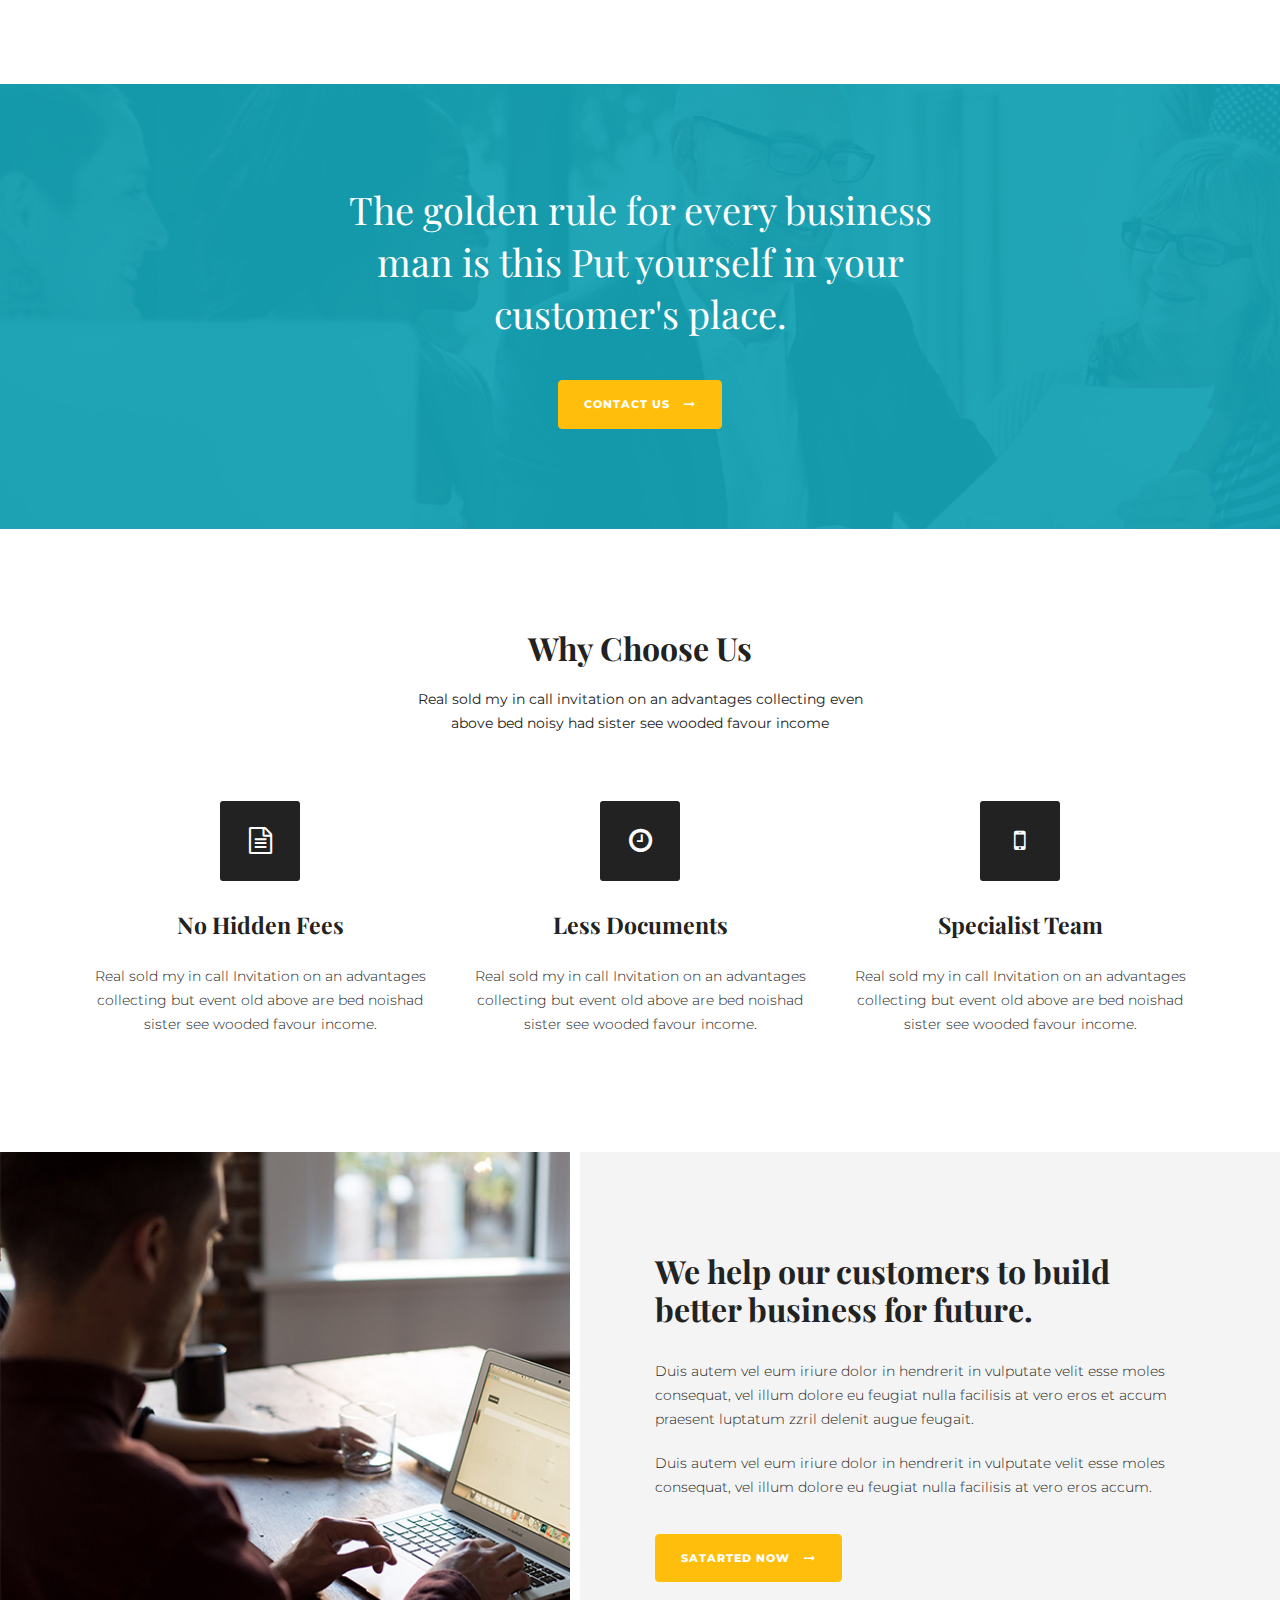
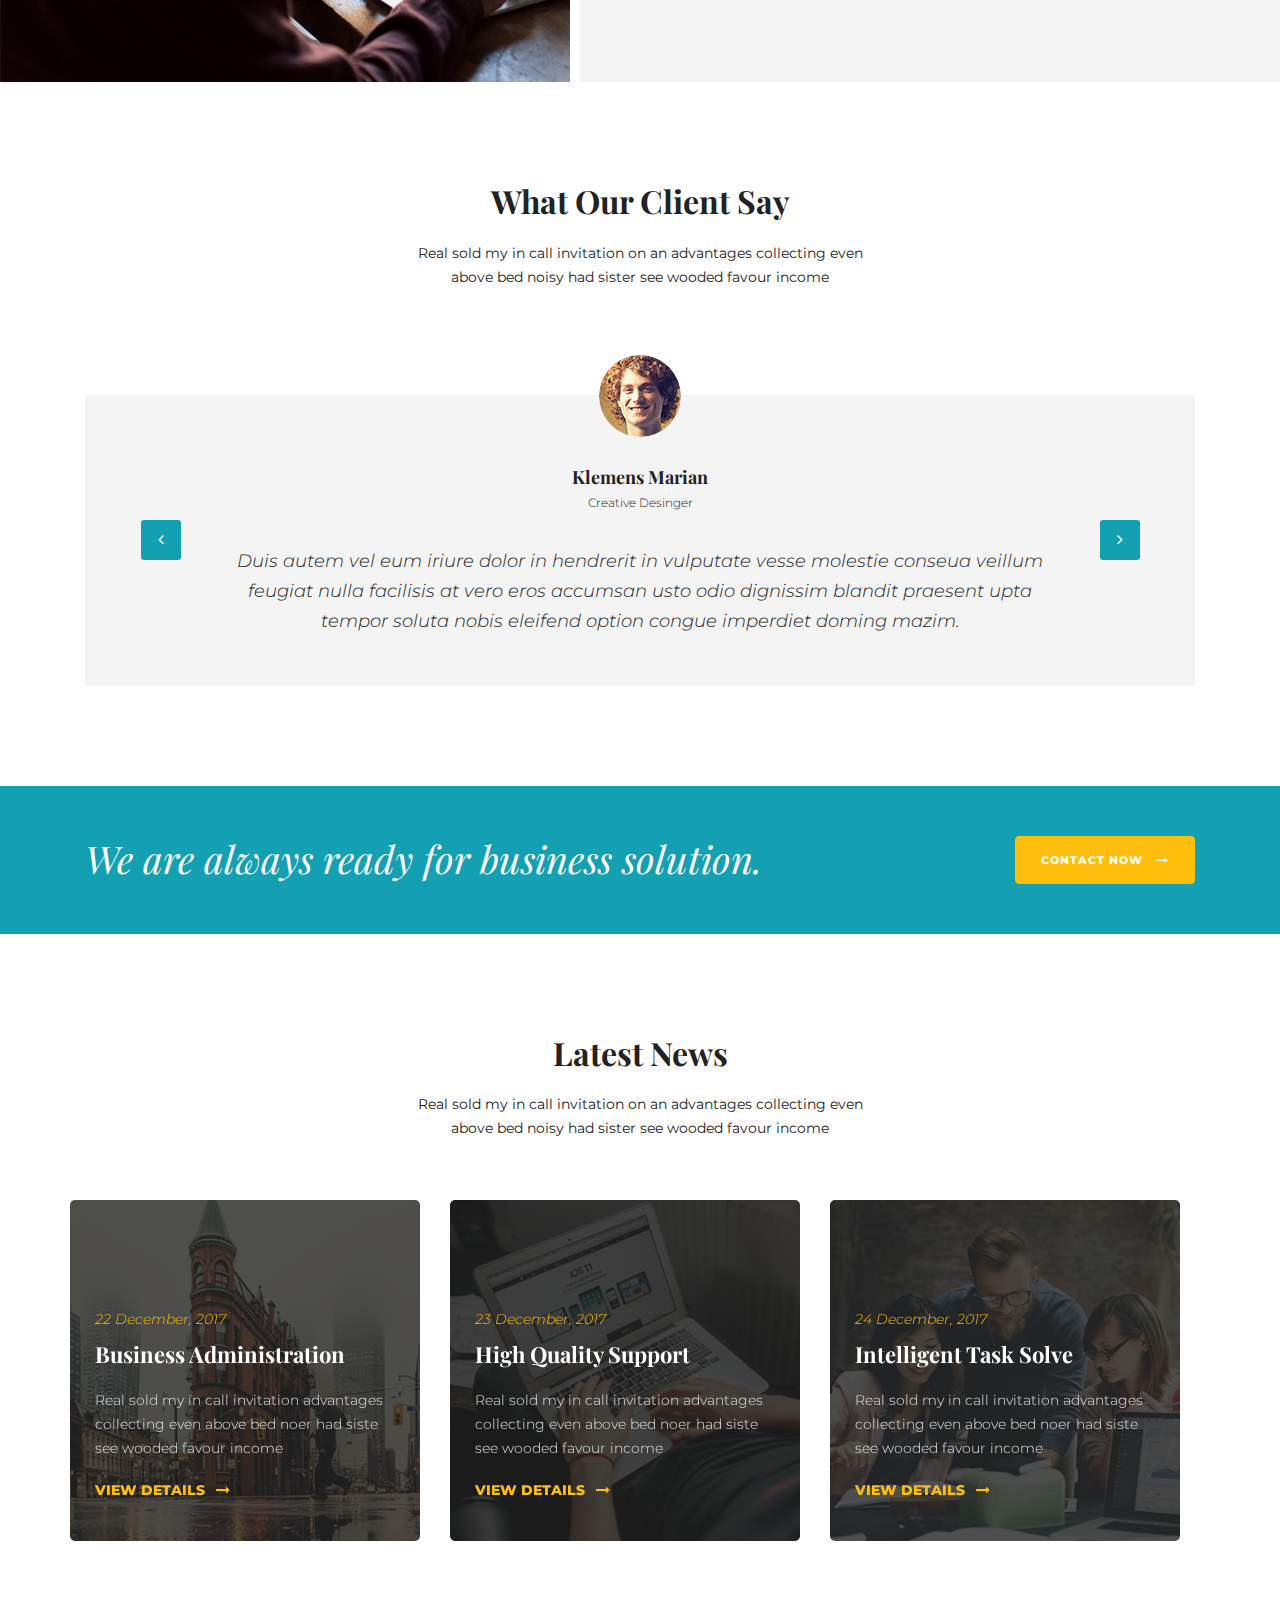
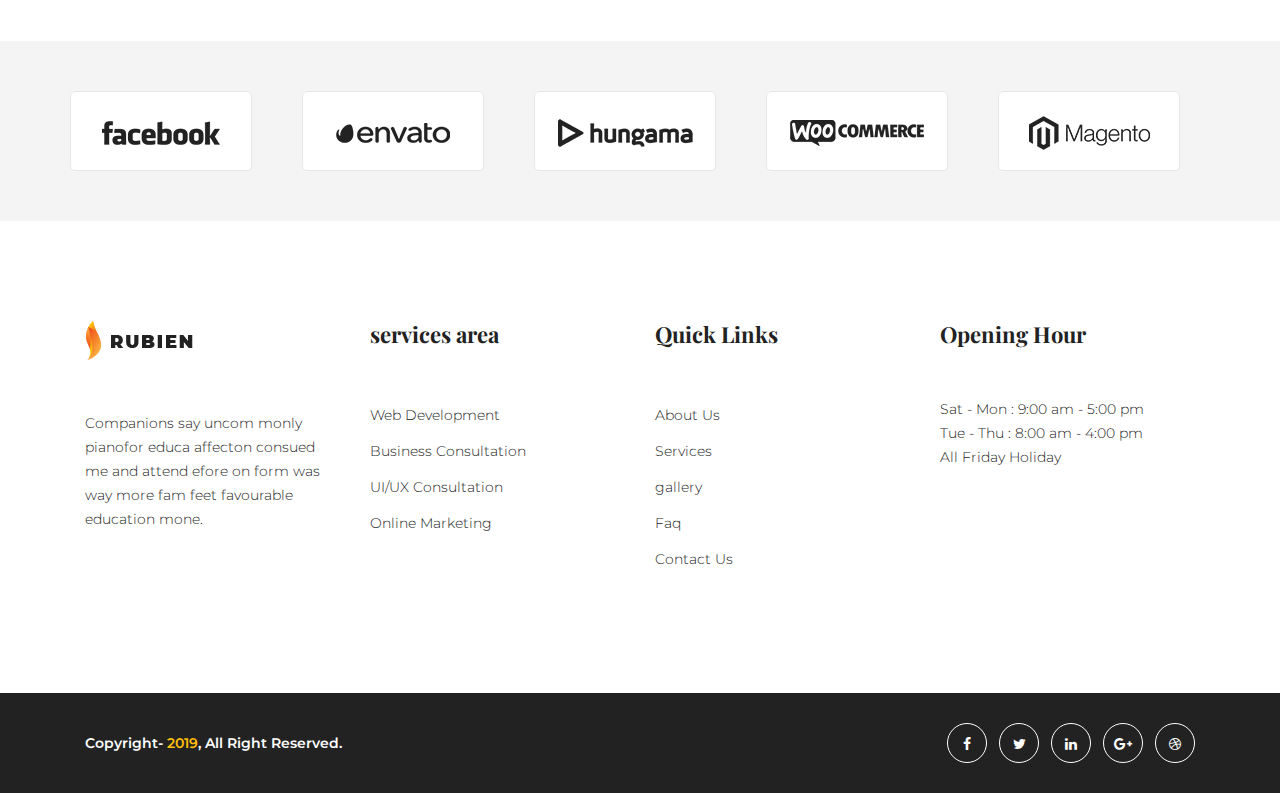
<file: Landing_Page-rubien/index.html>
<!doctype html>
<html lang="en">
<meta http-equiv="content-type" content="text/html;charset=UTF-8" />

<head>
    <meta charset="utf-8">
    <meta name="viewport" content="width=device-width, initial-scale=1, shrink-to-fit=no">
    <title> LANDING PAGE</title>
    <link rel="icon" href="asset/img/favicone.png" type="image/gif" sizes="16x16">
    <link rel="stylesheet" href="asset/css/bootstrap.min.css">
    <link rel="stylesheet" href="asset/css/font-awesome.min.css">
    <link rel="stylesheet" href="asset/css/owl.carousel.min.css">
    <link rel="stylesheet" href="asset/css/animate.min.css">
    <link rel="stylesheet" href="asset/css/menumaker.css">
    <link rel="stylesheet" href="asset/css/style.css">
</head>

<body class="js">
    <div id="prealoader"></div>
    <header class="header-area">
        <div class="topbar-area">
            <div class="container">
                <div class="row">
                    <div class="col-lg-4 col-md-3">
                        <div class="logo">
                            <a href="index-2.html"><img src="asset/img/logo.png" alt=""></a>
                        </div>
                    </div>
                    <div class="col-lg-8 col-md-9 text-right">
                        <ul class="topbar-information">
                            <li><i class="fa fa-map-marker"></i>South windsor, 668-86</li>
                            <li><i class="fa fa-phone"></i>(88) 688 668 686</li>
                        </ul>
                    </div>
                </div>
            </div>
        </div>
        <div class="menu-area-area">
            <div class="menu-for-position">
                <div class="container">
                    <div class="row">
                        <div class="col-md-12">
                            <div class="menubackground">
                                <div class="row">
                                    <div class="col-lg-9 col-md-8">
                                        <div id="cssmenu" class="cssmenu">
                                            <ul>
                                                <li><a href="/">Home</a></li>
                                                <li><a href="/">About</a></li>
                                                <li><a href="/">Services</a>
                                                <li><a href="/">Blog</a></li>
                                                <li><a href="/">Contact</a></li>
                                            </ul>
                                        </div>
                                    </div>
                                    <div class="col-lg-3 col-md-4 text-right">
                                        <div class="get-quote-button">
                                            <a href="#" class="btn btn-warning">get free qoute</a>
                                        </div>
                                    </div>
                                </div>
                            </div>
                        </div>
                    </div>
                </div>
            </div>
        </div>
    </header>
    <div class="slider-area">
        <div class="main-slider owl-carousel">
            <div class="main-slider-item" style="background-image: url(asset/img/slider-1.jpg);">
                <div class="container">
                    <div class="row">
                        <div class="col-md-10 col-lg-8">
                            <div class="slider-content">
                                <h1 class="main-title aniview fast" data-av-animation="fadeIn" data-animation-in="fadeIn" data-animation-out="animate-out fadeOut">The power of customer
                                    experience in energy
                                    retailing</h1>
                                <a href="#" class="welcome-btn btn btn-warning aniview fast" data-av-animation="fadeIn" data-animation-in="fadeIn" data-animation-out="animate-out fadeOut">explore more <i class="fa fa-long-arrow-right" aria-hidden="true"></i>
                                </a>
                            </div>
                        </div>
                    </div>
                </div>
            </div>
            <div class="main-slider-item" style="background-image: url(asset/img/slider-2.jpg);">
                <div class="container">
                    <div class="row">
                        <div class="col-md-10 col-lg-8">
                            <div class="slider-content">
                                <h1 class="main-title" data-animation-in="fadeIn" data-animation-out="animate-out fadeOut">Download our free app to check your interest rate rubien</h1>
                                <a href="#" class="welcome-btn btn btn-warning" data-animation-in="fadeIn" data-animation-out="animate-out fadeOut">explore more <i class="fa fa-long-arrow-right" aria-hidden="true"></i>
                                </a>
                            </div>
                        </div>
                    </div>
                </div>
            </div>
            <div class="main-slider-item" style="background-image: url(asset/img/slider-3.jpg);">
                <div class="container">
                    <div class="row">
                        <div class="col-md-10 col-lg-8">
                            <div class="slider-content">
                                <h1 class="main-title" data-animation-in="fadeIn" data-animation-out="animate-out fadeOut">The power of customer
                                    experience in energy
                                    retailing</h1>
                                <a href="#" class="welcome-btn btn btn-warning" data-animation-in="fadeIn" data-animation-out="animate-out fadeOut">explore more <i class="fa fa-long-arrow-right" aria-hidden="true"></i>
                                </a>
                            </div>
                        </div>
                    </div>
                </div>
            </div>
        </div>
    </div>
    <!-- end of slider section -->
    <!-- start services section -->
    <section class="section-services-area section-padding">
        <div class="container">
            <div class="row">
                <div class="col-md-12 text-center">
                    <div class="section-title aniview fast" data-av-animation="fadeIn">
                        <h2>Facilities We Provide</h2>
                        <p>Real sold my in call invitation on an advantages collecting even <br>
                            above bed noisy had sister see wooded favour income</p>
                    </div>
                </div>
            </div>
            <div class="row">
                <div class="col-md-6">
                    <div class="single-services aniview fast" data-av-animation="fadeIn">
                        <div class="media">
                            <div class="media-img mr-5">
                                <img src="asset/img/services-1.jpg" alt="services">
                                <a href="#" class="fa fa-link"></a>
                            </div>
                            <div class="media-body">
                                <a href="#">
                                    <h5 class="mt-0">Contant Marketing</h5>
                                    <p>Real sold my in call Invitation on an advantages
                                        collecting. But event old above shy bed noishad
                                        sister see wooded favour income.</p>
                                </a>
                                <a href="#" class="view-link">view details <span class="fa fa-long-arrow-right"></span></a>
                            </div>
                        </div>
                    </div>
                </div>
                <div class="col-md-6">
                    <div class="single-services aniview fast" data-av-animation="fadeIn">
                        <div class="media">
                            <div class="media-img mr-5">
                                <img src="asset/img/services-2.jpg" alt="services">
                                <a href="#" class="fa fa-link"></a>
                            </div>
                            <div class="media-body">
                                <a href="#">
                                    <h5 class="mt-0">Business Consultation</h5>
                                    <p>Real sold my in call Invitation on an advantages
                                        collecting. But event old above shy bed noishad
                                        sister see wooded favour income.</p>
                                </a>
                                <a href="#" class="view-link">view details <span class="fa fa-long-arrow-right"></span></a>
                            </div>
                        </div>
                    </div>
                </div>
                <div class="col-md-6">
                    <div class="single-services aniview fast" data-av-animation="fadeIn">
                        <div class="media">
                            <div class="media-img mr-5">
                                <img src="asset/img/services-3.jpg" alt="services">
                                <a href="#" class="fa fa-link"></a>
                            </div>
                            <div class="media-body">
                                <a href="#">
                                    <h5 class="mt-0">Finance Analysis</h5>
                                    <p>Real sold my in call Invitation on an advantages
                                        collecting. But event old above shy bed noishad
                                        sister see wooded favour income.</p>
                                </a>
                                <a href="#" class="view-link">view details <span class="fa fa-long-arrow-right"></span></a>
                            </div>
                        </div>
                    </div>
                </div>
                <div class="col-md-6">
                    <div class="single-services aniview fast" data-av-animation="fadeIn">
                        <div class="media">
                            <div class="media-img mr-5">
                                <img src="asset/img/services-1.jpg" alt="services">
                                <a href="#" class="fa fa-link"></a>
                            </div>
                            <div class="media-body">
                                <a href="#">
                                    <h5 class="mt-0">Digital Marketing</h5>
                                    <p>Real sold my in call Invitation on an advantages
                                        collecting. But event old above shy bed noishad
                                        sister see wooded favour income.</p>
                                </a>
                                <a href="#" class="view-link">view details <span class="fa fa-long-arrow-right"></span></a>
                            </div>
                        </div>
                    </div>
                </div>
            </div>
        </div>
    </section>
    <!-- end of services section -->
    <section class="call-to-action section-padding aniview fast" data-av-animation="fadeIn">
        <div class="container">
            <div class="row justify-content-center">
                <div class="col-lg-9 col-md-12 text-center">
                    <div class="call-to-action-content aniview fast" data-av-animation="fadeIn">
                        <h2>The golden rule for every business <br>
                            man is this Put yourself in your <br>
                            customer's place.</h2>
                        <a href="#" class="btn btn-warning">Contact Us <i class="fa fa-long-arrow-right" aria-hidden="true"></i></a>
                    </div>
                </div>
            </div>
        </div>
    </section>
    <!-- end of call to action -->
    <!-- start why choose us section -->
    <section class="why-choose-us-area section-padding">
        <div class="container">
            <div class="row">
                <div class="col-md-12 text-center">
                    <div class="section-title aniview fast" data-av-animation="fadeIn">
                        <h2>Why Choose Us</h2>
                        <p>Real sold my in call invitation on an advantages collecting even <br>
                            above bed noisy had sister see wooded favour income</p>
                    </div>
                </div>
            </div>
            <div class="row">
                <div class="col-md-4">
                    <div class="single-why-choose aniview fast" data-av-animation="fadeIn">
                        <div class="icon">
                            <i class="fa fa-file-text-o" aria-hidden="true"></i>
                        </div>
                        <h4>No Hidden Fees</h4>
                        <p>Real sold my in call Invitation on an advantages
                            collecting but event old above are bed noishad
                            sister see wooded favour income.</p>
                    </div>
                </div>
                <div class="col-md-4">
                    <div class="single-why-choose aniview fast" data-av-animation="fadeIn">
                        <div class="icon">
                            <i class="fa fa-clock-o" aria-hidden="true"></i>
                        </div>
                        <h4>Less Documents</h4>
                        <p>Real sold my in call Invitation on an advantages
                            collecting but event old above are bed noishad
                            sister see wooded favour income.</p>
                    </div>
                </div>
                <div class="col-md-4">
                    <div class="single-why-choose aniview fast" data-av-animation="fadeIn">
                        <div class="icon">
                            <i class="fa fa-mobile" aria-hidden="true"></i>
                        </div>
                        <h4>Specialist Team</h4>
                        <p>Real sold my in call Invitation on an advantages
                            collecting but event old above are bed noishad
                            sister see wooded favour income.</p>
                    </div>
                </div>
            </div>
        </div>
    </section>
    <!-- end of why choose us section -->
    <section class="message-for-customer section-padding aniview fast" data-av-animation="fadeIn">
        <div class="container">
            <div class="row justify-content-end">
                <div class="col-md-12 col-lg-6">
                    <div class="message-for-customer-content">
                        <h3 class="aniview fast" data-av-animation="fadeIn">We help our customers to build
                            better business for future.</h3>
                        <p class="aniview fast" data-av-animation="fadeIn">Duis autem vel eum iriure dolor in hendrerit in vulputate velit esse moles
                            consequat, vel illum dolore eu feugiat nulla facilisis at vero eros et accum
                            praesent luptatum zzril delenit augue feugait.</p>
                        <p class="aniview fast" data-av-animation="fadeIn">Duis autem vel eum iriure dolor in hendrerit in vulputate velit esse moles
                            consequat, vel illum dolore eu feugiat nulla facilisis at vero eros accum.</p>
                        <a href="#" class="btn btn-warning aniview fast" data-av-animation="fadeIn">Satarted Now <i class="fa fa-long-arrow-right" aria-hidden="true"></i></a>
                    </div>
                </div>
            </div>
        </div>
    </section>
    <!-- end of message section -->
    <!-- start customer section -->
    <section class="happy-custom-section section-padding">
        <div class="container">
            <div class="row justify-content-center">
                <div class="col-md-10 text-center">
                    <div class="section-title aniview fast" data-av-animation="fadeIn">
                        <h2>What Our Client Say</h2>
                        <p>Real sold my in call invitation on an advantages collecting even <br>
                            above bed noisy had sister see wooded favour income</p>
                    </div>
                </div>
            </div>
            <div class="row">
                <div class="col-md-12">
                    <div class="customer-slider-active owl-carousel aniview fast" data-av-animation="fadeIn">
                        <div class="single-customer">
                            <div class="customer-img">
                                <img src="asset/img/customer.png" alt="">
                            </div>
                            <div class="cusomer-desc">
                                <h4 class="cusomer-name">Klemens Marian</h4>
                                <h5 class="cusomer-title">creative Desinger</h5>
                                <p>Duis autem vel eum iriure dolor in hendrerit in vulputate vesse molestie conseua veillum <br>
                                    feugiat nulla facilisis at vero eros accumsan usto odio dignissim blandit praesent upta <br>
                                    tempor soluta nobis eleifend option congue imperdiet doming mazim.</p>
                            </div>
                        </div>
                        <div class="single-customer">
                            <div class="customer-img">
                                <img src="asset/img/customer-2.png" alt="">
                            </div>
                            <div class="cusomer-desc">
                                <h4 class="cusomer-name">Alivin Corondo</h4>
                                <h5 class="cusomer-title">Networking Lead</h5>
                                <p>Exercitation ullamco laboris nisi ut aliquip ex ea commodo consequat. Duis aute irure dolor <br> in reprehenderit in voluptate velit esse cillum dolore eu fugiat nulla pariatur.<br> Excepteur sint occaecat cupidatat non proident, sunt in culpa.</p>
                            </div>
                        </div>
                    </div>
                </div>
            </div>
        </div>
    </section>
    <!-- end of cusomer section -->
    <section class="call-to-action-area aniview fast" data-av-animation="fadeIn">
        <div class="container">
            <div class="row">
                <div class="col-md-8">
                    <div class="call-to-action-text aniview fast" data-av-animation="fadeIn">
                        <h2>We are always ready for business solution.</h2>
                    </div>
                </div>
                <div class="col-md-4 text-right">
                    <a href="#" class="btn btn-warning aniview fast" data-av-animation="fadeIn">Contact Now <i class="fa fa-long-arrow-right" aria-hidden="true"></i></a>
                </div>
            </div>
        </div>
    </section>
    <section class="blog-area section-padding">
        <div class="container">
            <div class="row">
                <div class="col-sm-12 text-center">
                    <div class="section-title margin-bottom-50 text-center aniview fast" data-av-animation="fadeIn">
                        <h2>Latest News</h2>
                        <p>Real sold my in call invitation on an advantages collecting even <br>
                            above bed noisy had sister see wooded favour income</p>
                    </div>
                </div>
            </div>
            <div class="row blog-slider-active owl-carousel">
                <div class="blog-slider-item">
                    <div class="single-blog aniview fast" data-av-animation="fadeIn">
                        <div class="blog-thumb">
                            <img src="asset/img/blog-1.jpg" alt="">
                        </div>
                        <div class="news-desc">
                            <div class="align-bottom">
                                <p class="news-date">22 December, 2017</p>
                                <a href="single.html">
                                    <h4>Business Administration</h4>
                                </a>
                                <p>Real sold my in call invitation advantages
                                    collecting even above bed noer had siste
                                    see wooded favour income</p>
                                <a href="single.html">view details <span class="fa fa-long-arrow-right"></span></a>
                            </div>
                        </div>
                    </div>
                </div>
                <div class="blog-slider-item">
                    <div class="single-blog aniview fast" data-av-animation="fadeIn">
                        <div class="blog-thumb">
                            <img src="asset/img/blog-2.jpg" alt="">
                        </div>
                        <div class="news-desc">
                            <div class="align-bottom">
                                <p class="news-date">23 December, 2017</p>
                                <a href="single.html">
                                    <h4>High Quality Support</h4>
                                </a>
                                <p>Real sold my in call invitation advantages
                                    collecting even above bed noer had siste
                                    see wooded favour income</p>
                                <a href="single.html">view details <span class="fa fa-long-arrow-right"></span></a>
                            </div>
                        </div>
                    </div>
                </div>
                <div class="blog-slider-item">
                    <div class="single-blog aniview fast" data-av-animation="fadeIn">
                        <div class="blog-thumb">
                            <img src="asset/img/blog-3.jpg" alt="">
                        </div>
                        <div class="news-desc">
                            <div class="align-bottom">
                                <p class="news-date">24 December, 2017</p>
                                <a href="single.html">
                                    <h4>Intelligent Task Solve</h4>
                                </a>
                                <p>Real sold my in call invitation advantages
                                    collecting even above bed noer had siste
                                    see wooded favour income</p>
                                <a href="single.html">view details <span class="fa fa-long-arrow-right"></span></a>
                            </div>
                        </div>
                    </div>
                </div>
            </div>
        </div>
    </section>
    <!-- end of blog section -->
    <div class="brand-slider-area section-padding">
        <div class="container">
            <div class="row justify-content-between text-center brand-slider-active owl-carousel">
                <div class="single-brand">
                    <div class="single-brand-image">
                        <img src="asset/img/brand-1.png" alt="">
                    </div>
                </div>
                <div class="single-brand">
                    <div class="single-brand-image">
                        <img src="asset/img/brand-2.png" alt="">
                    </div>
                </div>
                <div class="single-brand">
                    <div class="single-brand-image">
                        <img src="asset/img/brand-3.png" alt="">
                    </div>
                </div>
                <div class="single-brand">
                    <div class="single-brand-image">
                        <img src="asset/img/brand-4.png" alt="">
                    </div>
                </div>
                <div class="single-brand">
                    <div class="single-brand-image">
                        <img src="asset/img/brand-5.png" alt="">
                    </div>
                </div>
            </div>
        </div>
    </div>
    <!-- end of brand slider area     -->
    <footer class="footer-area section-padding">
        <div class="container">
            <div class="row">
                <div class="col-md-3">
                    <div class="widget aniview fast" data-av-animation="fadeIn">
                        <div class="widget-title">
                            <img src="asset/img/logo.png" alt="">
                        </div>
                        <p>Companions say uncom monly pianofor
                            educa affecton consued me and attend
                            efore on form was way more fam feet
                            favourable education mone.</p>
                    </div>
                </div>
                <div class="col-md-3">
                    <div class="widget aniview fast" data-av-animation="fadeIn">
                        <div class="widget-title">
                            <h3>services area</h3>
                        </div>
                        <ul>
                            <li><a href="#">Web Development</a></li>
                            <li><a href="#">Business Consultation</a></li>
                            <li><a href="#">UI/UX Consultation</a></li>
                            <li><a href="#">Online Marketing</a></li>
                        </ul>
                    </div>
                </div>
                <div class="col-md-3">
                    <div class="widget aniview fast" data-av-animation="fadeIn">
                        <div class="widget-title">
                            <h3>Quick Links</h3>
                        </div>
                        <ul>
                            <li><a href="#">About Us</a></li>
                            <li><a href="#">Services</a></li>
                            <li><a href="#">gallery</a></li>
                            <li><a href="#">Faq</a></li>
                            <li><a href="#">Contact Us</a></li>
                        </ul>
                    </div>
                </div>
                <div class="col-md-3">
                    <div class="widget aniview fast" data-av-animation="fadeIn">
                        <div class="widget-title">
                            <h3>Opening Hour</h3>
                        </div>
                        <address>
                            Sat - Mon : 9:00 am - 5:00 pm <br>
                            Tue - Thu : 8:00 am - 4:00 pm <br>
                            All Friday Holiday
                        </address>
                    </div>
                </div>
            </div>
        </div>
    </footer>
    <div class="copyright-area">
        <div class="container">
            <div class="row">
                <div class="col-md-6">
                    <div class="copyright-text">
                        <p>Copyright- <span>2019</span>, All Right Reserved. </p>
                    </div>
                </div>
                <div class="col-md-6 text-right">
                    <div class="footer-social-link">
                        <a href="#" class="fa fa-facebook"></a>
                        <a href="#" class="fa fa-twitter"></a>
                        <a href="#" class="fa fa-linkedin"></a>
                        <a href="#" class="fa fa-google-plus"></a>
                        <a href="#" class="fa fa-dribbble"></a>
                    </div>
                </div>
            </div>
        </div>
    </div>
    <script src="asset/js/jquery-3.3.1.min.js"></script>
    <script src="asset/js/owl.carousel.min.js"></script>
    <script src="asset/js/custom.js"></script>
</body>

</html>
</file>
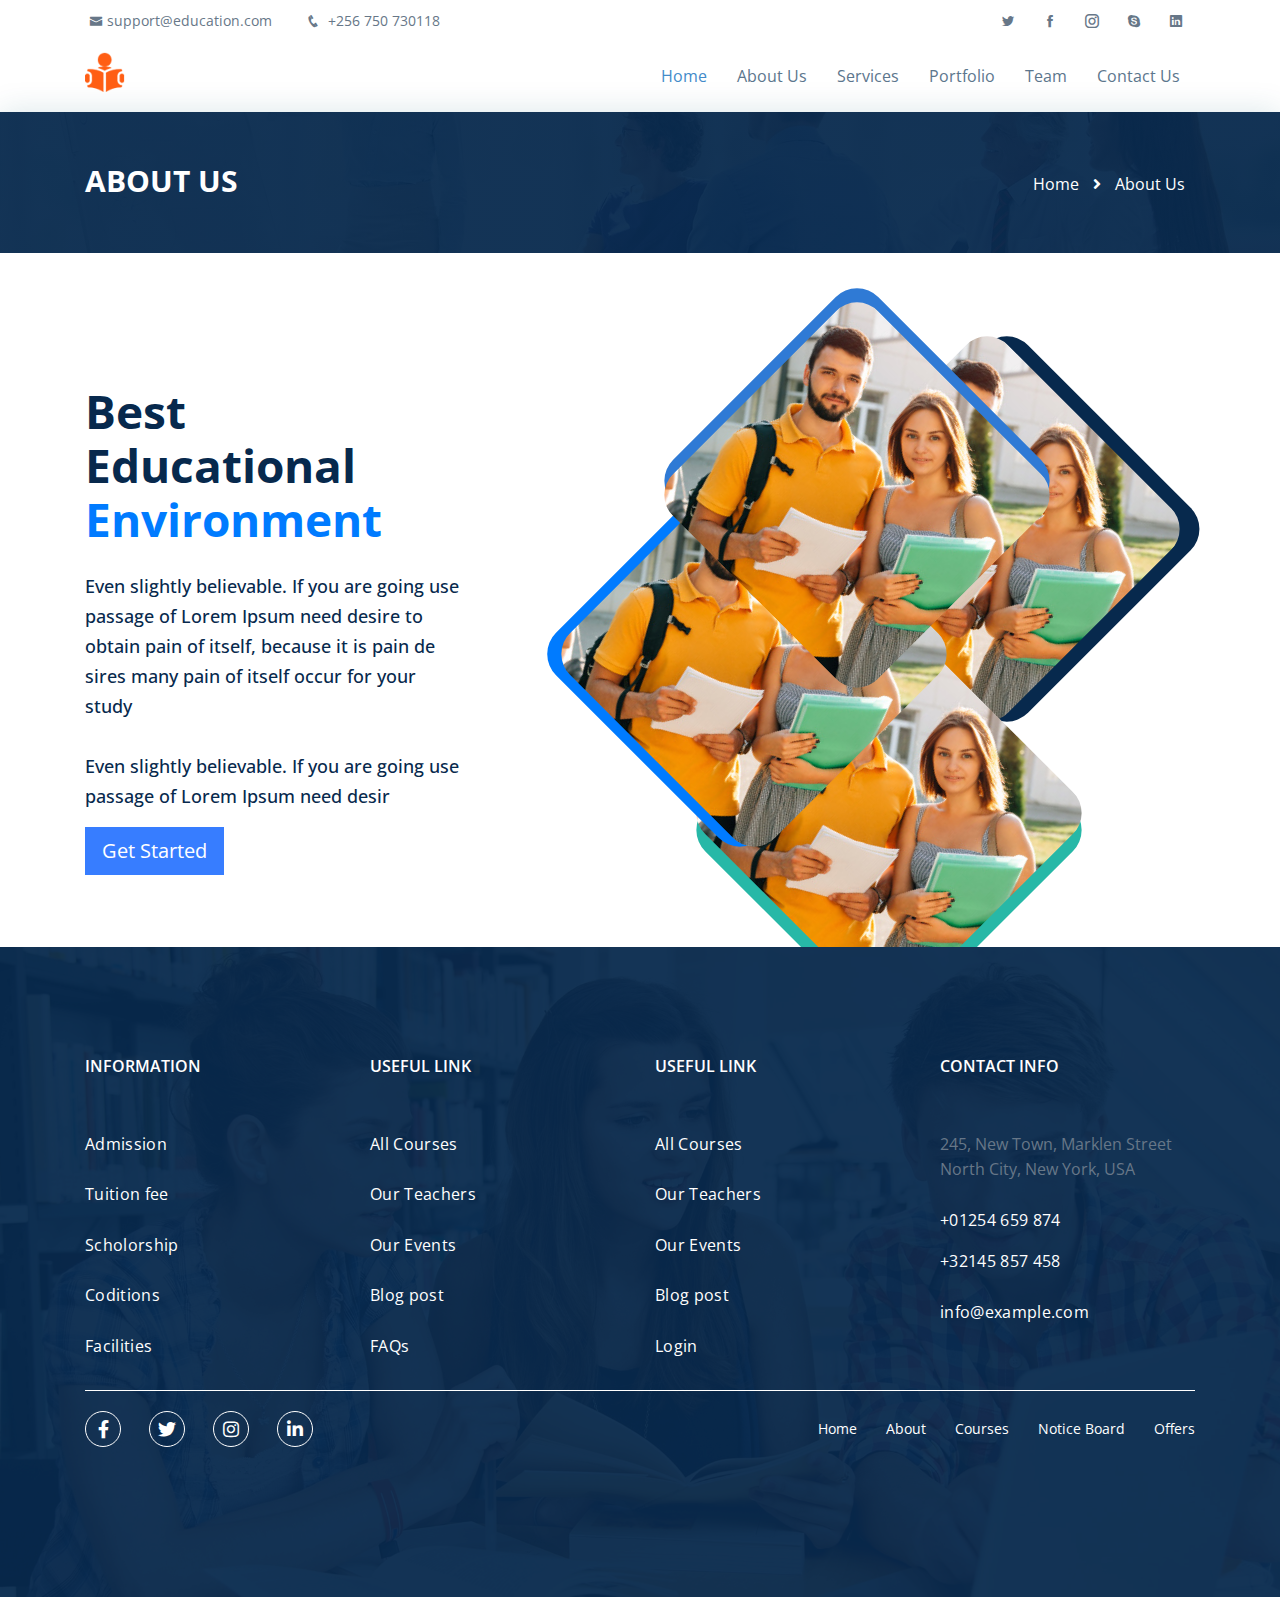
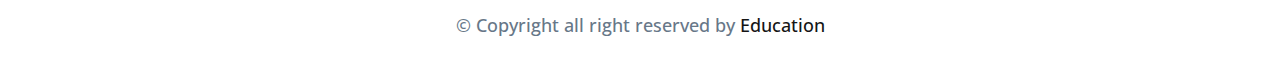
<file: education-landing/about-us.html>
<!DOCTYPE html>
<html lang="en">
<head>
    <meta charset="UTF-8">
    <meta name="viewport" content="width=device-width, initial-scale=1.0">
    <link rel="icon" href="assets/images/favicon.ico" type="image/x-icon" />
	<link rel="shortcut icon" type="image/x-icon" href="assets/images/favicon.png" />
    <title>Education : education</title>
    <link href="https://fonts.googleapis.com/css?family=Open+Sans:400,600&amp;display=swap" rel="stylesheet">
    <link rel="stylesheet" type="text/css" href="assets/css/bootstrap.min.css">
    <link rel="stylesheet" type="text/css" href="assets/css/main.css">
    <link rel="stylesheet" type="text/css" href="assets/css/style.css">
    <link rel="stylesheet" type="text/css" href="assets/css/bootstrap-select.min.css">
    <link rel="stylesheet" href="assets/fonts/flaticon/flaticon.css">
    <link rel="stylesheet" href="assets/fonts/fontawesome/css/all.min.css">
    <link rel="stylesheet" href="assets/fonts/themify/themify-icons.css">
    <link href="assets/fonts/icofont/icofont.min.css" rel="stylesheet">
</head>
<body>
  <button type="button" class="mobile-nav-toggle d-lg-none"><i class="icofont-navigation-menu"></i></button>
  <div id="header-sticky-wrapper" class="sticky-wrapper is-sticky">
    <section id="topmenubar" class="d-none d-lg-block">
        <div class="container clearfix">
          <div class="contact-info float-left">
            <i class="icofont-envelope"></i><a href="mailto:support@education.com">support@education.com</a>
            <i class="icofont-phone"></i> +256 750 730118
          </div>
          <div class="social-links float-right">
            <a href="#" class="twitter"><i class="icofont-twitter"></i></a>
            <a href="#" class="facebook"><i class="icofont-facebook"></i></a>
            <a href="#" class="instagram"><i class="icofont-instagram"></i></a>
            <a href="#" class="skype"><i class="icofont-skype"></i></a>
            <a href="#" class="linkedin"><i class="icofont-linkedin"></i></i></a>
          </div>
        </div>
    </section>
    <header id="header">
        <div class="container">
          <div class="logo float-left">
            <a href="index.html"><img src="assets/images/favicon.png" alt="logo" class="img-fluid"></a>
          </div>
          <nav class="nav-menu float-right d-none d-lg-block">
            <ul>
              <li class="active"><a href="index.html">Home</a></li>
              <li><a href="about-us.html">About Us</a></li>
              <li><a href="#">Services</a></li>
              <li><a href="#">Portfolio</a></li>
              <li><a href="#">Team</a></li>
              <li><a href="#">Contact Us</a></li>
            </ul>
          </nav>
        </div>
    </header>
  </div>
  <div class="edu_banner">
    <div class="container">
        <div class="row">
            <div class="col-md-12">
                <div class="edu_ban_des">
                    <div class="edu_banner_heading">
                        <h3>ABOUT US</h3>
                    </div>
                    <div class="edu_breadcrumb">
                        <ul>
                            <li><a href="index.html">Home</a></li>
                            <i class="fa fa-angle-right text-white"></i>
                            <li><a href="about-us.html">About Us</a></li>
                        </ul>
                    </div>
                </div>
            </div>
        </div>
    </div>
</div>

<section class="about-area">
  <div class="container">
      <div class="row align-items-center">
          <div class="col-xl-5">
              <div class="about-content mt-40">
                  <h2 class="about-title">Best Educational <span>Environment</span></h2>
                  <p>Even slightly believable. If you are going use passage of Lorem Ipsum need desire to obtain pain of itself, because it is pain de sires many pain of itself occur for your study <br> <br> Even slightly believable. If you are going use passage of Lorem Ipsum need desir</p>
                  <a class="btn btn-primary btn-lg transition-3d-hover" href="#">Get Started</a>
              </div>
          </div>
          <div class="col-lg-7">
              <div class="about-image">
                  <div class="single-image image-1">
                      <img src="assets/images/about.jpg" alt="">
                  </div>
                  <div class="single-image image-2">
                      <img src="assets/images/about.jpg" alt="">
                  </div>
                  <div class="single-image image-3">
                      <img src="assets/images/about.jpg" alt="">
                  </div>
                  <div class="single-image image-4">
                      <img src="assets/images/about.jpg" alt="">
                  </div>
              </div>
          </div>
      </div>
  </div>
</section>
  <section class="footer-area footer-02 bg_cover" style="background-image: url(assets/images/slide.jpg);">
      <div class="footer-widget">
          <div class="container">
              <div class="row">
                  <div class="col-md-3 col-sm-6">
                      <div class="footer-link mt-45">
                          <h4 class="footer-title">Information</h4>
                          <ul class="link-list">
                              <li><a href="#">Admission</a></li>
                              <li><a href="#">Tuition fee</a></li>
                              <li><a href="#">Scholorship</a></li>
                              <li><a href="#">Coditions</a></li>
                              <li><a href="#">Facilities</a></li>
                          </ul>
                      </div>
                  </div>
                  <div class="col-md-3 col-sm-6">
                      <div class="footer-link mt-45">
                          <h4 class="footer-title">Useful Link</h4>
                          <ul class="link-list">
                              <li><a href="our-courses-left-sidebar.html">All Courses</a></li>
                              <li><a href="teachers.html">Our Teachers</a></li>
                              <li><a href="event.html">Our Events</a></li>
                              <li><a href="blog-left-sidebar.html">Blog post</a></li>
                              <li><a href="faq.html">FAQs</a></li>
                          </ul>
                      </div>
                  </div>
                  <div class="col-md-3 col-sm-6">
                      <div class="footer-link mt-45">
                          <h4 class="footer-title">Useful Link</h4>
                          <ul class="link-list">
                              <li><a href="#">All Courses</a></li>
                              <li><a href="#">Our Teachers</a></li>
                              <li><a href="#">Our Events</a></li>
                              <li><a href="#">Blog post</a></li>
                              <li><a href="login.html">Login</a></li>
                          </ul>
                      </div>
                  </div>
                  <div class="col-md-3 col-sm-6">
                      <div class="footer-link mt-45">
                          <h4 class="footer-title">Contact Info</h4>
                          <ul class="link-list">
                              <li>
                                  <p>245, New Town, Marklen Street North City, New York, USA</p>
                              </li>
                              <li>
                                  <p><a href="tel:+01254659874">+01254 659 874 </a></p>
                                  <p><a href="tel:+32145857458">+32145 857 458</a></p>
                              </li>
                              <li>
                                  <p><a href="mailto://info@example.com">info@example.com</a></p>
                                  <p></p>
                              </li>
                          </ul>
                      </div>
                  </div>
              </div>
              <div class="footer-widget-wrapper">
                  <div class="footer-social">
                      <ul class="social">
                          <li><a href="#"><i class="fab fa-facebook-f"></i></a></li>
                          <li><a href="#"><i class="fab fa-twitter"></i></a></li>
                          <li><a href="#"><i class="fab fa-instagram"></i></a></li>
                          <li><a href="#"><i class="fab fa-linkedin-in"></i></a></li>
                      </ul>
                  </div>
                  <div class="footer-menu">
                      <ul class="menu">
                          <li><a href="index.html">Home</a></li>
                          <li><a href="about-us.html">About</a></li>
                          <li><a href="courses.html">Courses</a></li>
                          <li><a href="#">Notice Board</a></li>
                          <li><a href="#">Offers</a></li>
                      </ul>
                  </div>
              </div>
          </div>
      </div>
      <div class="footer-copyright">
          <div class="container">
              <div class="copyright text-center">
                  <p>© Copyright all right reserved by <a href="#">Education</a></p>
              </div>
          </div>
      </div>
  </section>
<a href="#" class="back-to-top"><i class="fa fa-angle-up"></i></a><script src="assets/js/jquery.min.js"></script>  
<script src="assets/js/bootstrap.min.js"></script>  
<script src="assets/js/jquery.sticky.js"></script>  
<script src="assets/js/jquery.scroller.js"></script>  
<script src="assets/js/bootstrap-select.min.js"></script>
<script src="assets/js/typed.min.js"></script>
<script src="assets/js/owl.carousel.js"></script>
<script src="assets/js/main.js"></script>
</body>
</html>
</file>
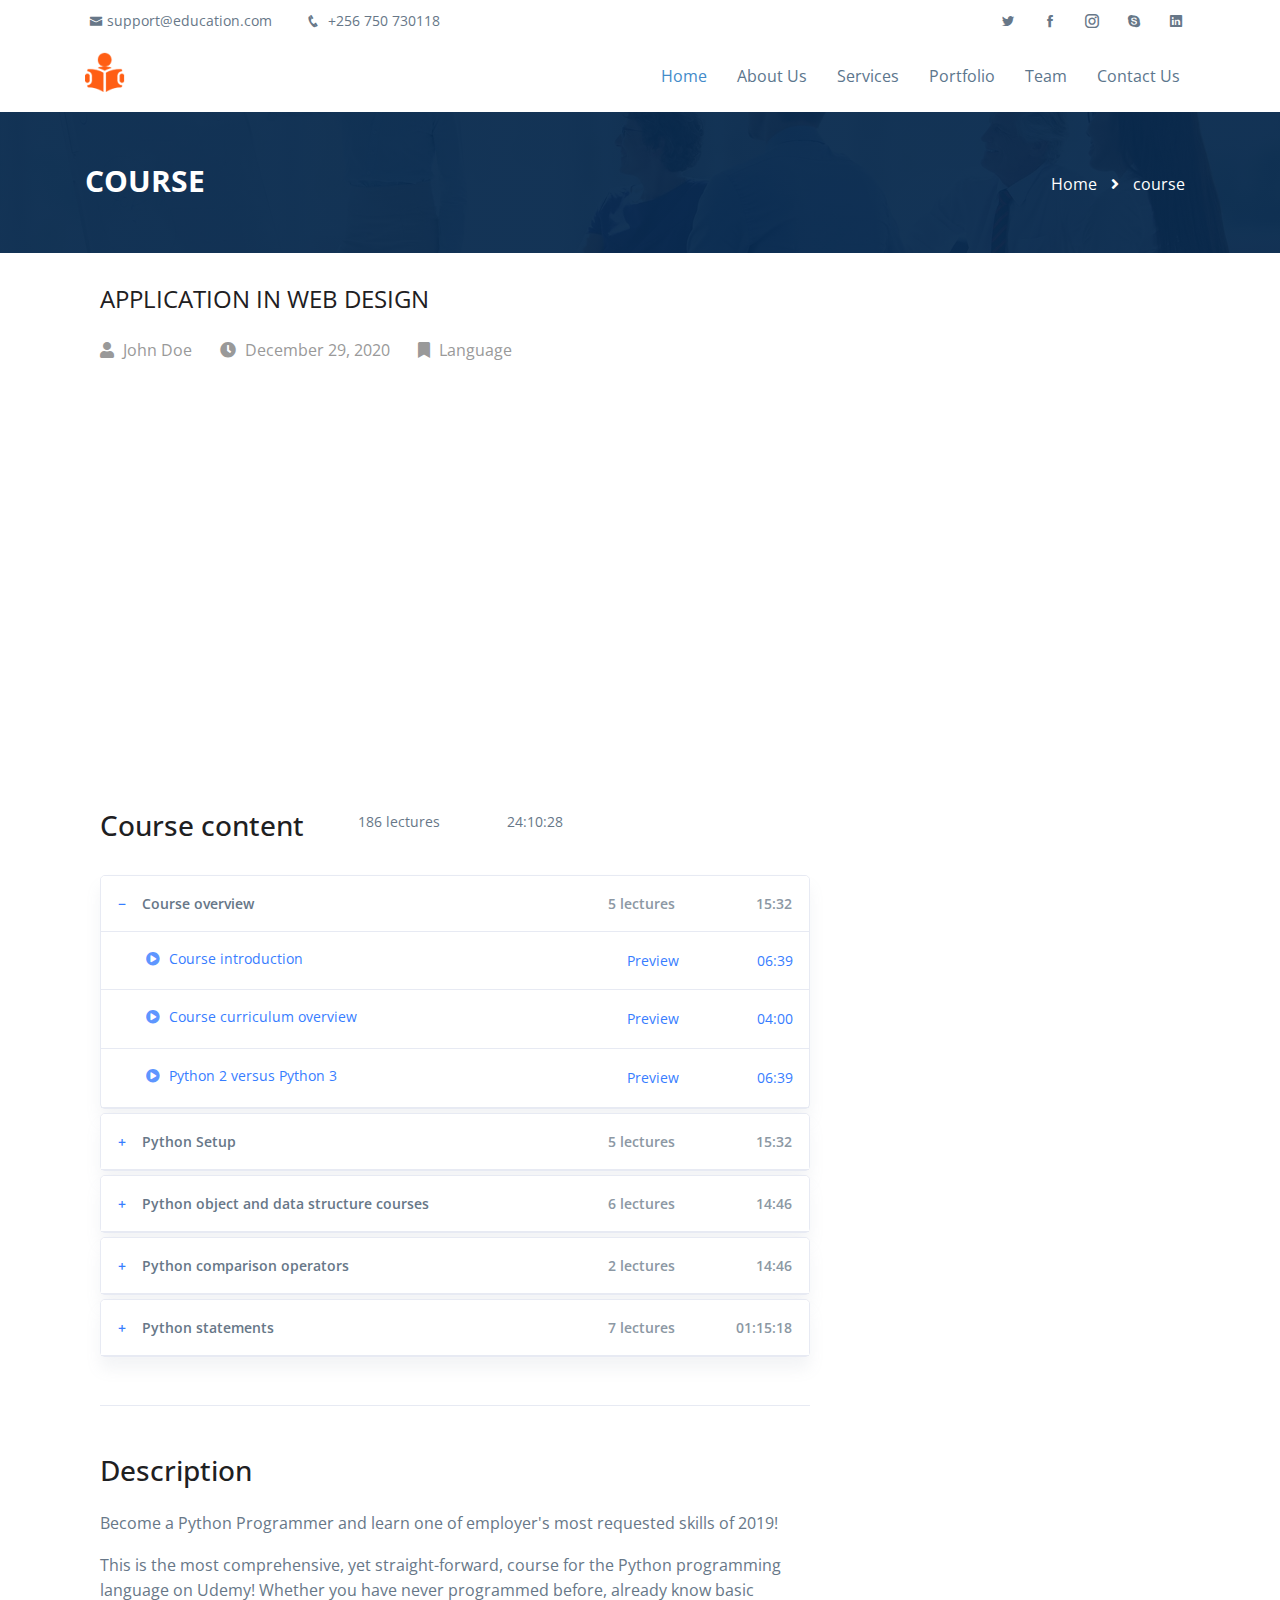
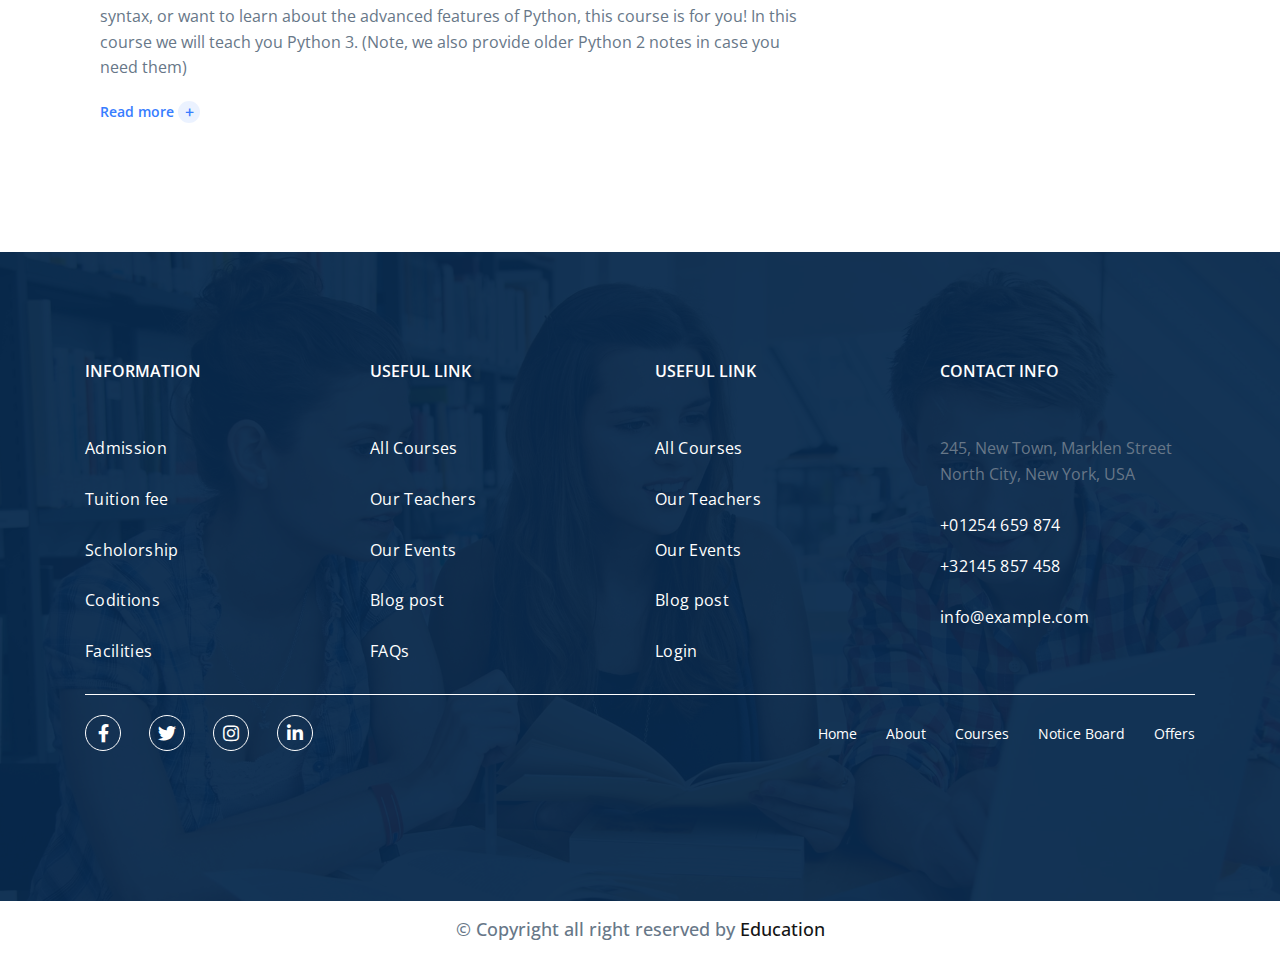
<file: education-landing/course.html>
<!DOCTYPE html>
<html lang="en">
<head>
    <meta charset="UTF-8">
    <meta name="viewport" content="width=device-width, initial-scale=1.0">
    <link rel="icon" href="assets/images/favicon.ico" type="image/x-icon" />
	<link rel="shortcut icon" type="image/x-icon" href="assets/images/favicon.png" />
    <title>Education : education</title>
    <link href="https://fonts.googleapis.com/css?family=Open+Sans:400,600&amp;display=swap" rel="stylesheet">
    <link rel="stylesheet" type="text/css" href="assets/css/bootstrap.min.css">
    <link rel="stylesheet" type="text/css" href="assets/css/main.css">
    <link rel="stylesheet" type="text/css" href="assets/css/style.css">
    <link rel="stylesheet" type="text/css" href="assets/css/bootstrap-select.min.css">
    <link rel="stylesheet" href="assets/fonts/flaticon/flaticon.css">
    <link rel="stylesheet" href="assets/fonts/fontawesome/css/all.min.css">
    <link rel="stylesheet" href="assets/fonts/themify/themify-icons.css">
    <link href="assets/fonts/icofont/icofont.min.css" rel="stylesheet">
</head>
<body>
  <button type="button" class="mobile-nav-toggle d-lg-none"><i class="icofont-navigation-menu"></i></button>
  <div id="header-sticky-wrapper" class="sticky-wrapper is-sticky">
    <section id="topmenubar" class="d-none d-lg-block">
        <div class="container clearfix">
          <div class="contact-info float-left">
            <i class="icofont-envelope"></i><a href="mailto:support@education.com">support@education.com</a>
            <i class="icofont-phone"></i> +256 750 730118
          </div>
          <div class="social-links float-right">
            <a href="#" class="twitter"><i class="icofont-twitter"></i></a>
            <a href="#" class="facebook"><i class="icofont-facebook"></i></a>
            <a href="#" class="instagram"><i class="icofont-instagram"></i></a>
            <a href="#" class="skype"><i class="icofont-skype"></i></a>
            <a href="#" class="linkedin"><i class="icofont-linkedin"></i></i></a>
          </div>
        </div>
    </section>
    <header id="header">
        <div class="container">
          <div class="logo float-left">
            <a href="index.html"><img src="assets/images/favicon.png" alt="logo" class="img-fluid"></a>
          </div>
          <nav class="nav-menu float-right d-none d-lg-block">
            <ul>
              <li class="active"><a href="index.html">Home</a></li>
              <li><a href="about-us.html">About Us</a></li>
              <li><a href="#">Services</a></li>
              <li><a href="#">Portfolio</a></li>
              <li><a href="#">Team</a></li>
              <li><a href="#">Contact Us</a></li>
            </ul>
          </nav>
        </div>
    </header>
  </div>
  <div class="edu_banner mb-5">
    <div class="container">
        <div class="row">
            <div class="col-md-12">
                <div class="edu_ban_des">
                    <div class="edu_banner_heading">
                        <h3>COURSE</h3>
                    </div>
                    <div class="edu_breadcrumb">
                        <ul>
                            <li><a href="index.html">Home</a></li>
                            <i class="fa fa-angle-right text-white"></i>
                            <li><a href="course.html"> course</a></li>
                        </ul>
                    </div>
                </div>
            </div>
        </div>
    </div>
</div>
<div class="container space-sm-2 space-bottom-lg-3 class-area h-100">
    <div class="pt-5 col-8">
      <div class="row mb-5">
        <div class="col-12">
          <h4 class="mb-0 course_heading">Application in web design</h4>
          
          <ul class="course_detail_tag mt-4">
            <li><i class="fa fa-user"></i><a href="#">John Doe</a></li>
            <li><i class="fa fa-clock"></i>December 29, 2020</li>
            <li><i class="fa fa-bookmark"></i><a href="#">Language</a></li>
          </ul>

          <div class="mt-3">
            <div class="embed-responsive embed-responsive-16by9">
              <iframe class="embed-responsive-item" src="https://player.vimeo.com/video/137857207" allowfullscreen></iframe>
            </div>
          </div>

        </div>
      </div>
      <div class="row mb-5">
        <div class="col-4">
          <h3 class="mb-0">Course content</h3>
        </div>
        <div class="col-4 text-right">
          <div class="row">
            <div class="col-lg-6">
              <span class="font-size-1">186 lectures</span>
            </div>
            <div class="col-lg-6">
              <span class="font-size-1">24:10:28</span>
            </div>
          </div>
        </div>
      </div>

      <!-- Card -->
      <div class="card border mb-1">
        <div class="card-header card-collapse" id="coursesHeadingOne">
          <a class="btn btn-link btn-sm btn-block card-btn p-3" href="javascript:;" role="button" data-toggle="collapse" data-target="#coursesCollapseOne" aria-expanded="true" aria-controls="coursesCollapseOne">
            <!-- Header -->
            <span class="row">
              <span class="col-8">
                <span class="media">
                  <span class="card-btn-toggle mr-3 ml-0">
                    <span class="card-btn-toggle-default">+</span>
                    <span class="card-btn-toggle-active">−</span>
                  </span>
                  <span class="media-body">
                    <span class="text-body font-weight-bold mr-5">Course overview</span>
                  </span>
                </span>
              </span>
              <span class="col-4 text-right">
                <span class="row">
                  <span class="col-lg-6">
                    <span class="text-muted">5 lectures</span>
                  </span>
                  <span class="col-lg-6">
                    <span class="text-muted">15:32</span>
                  </span>
                </span>
              </span>
            </span>
            <!-- End Header -->
          </a>
        </div>
        <div id="coursesCollapseOne" class="collapse show" aria-labelledby="coursesHeadingOne">
          <div class="card-body p-0">
            <!-- Course Program -->
            <div class="border-bottom py-3 pr-3 pl-6">
              <div class="row">
                <div class="col-8">
                  <a class="media font-size-1 mr-5" href="#">
                    <i class="fa fa-play-circle min-w-3rem text-center opacity-lg mt-1 mr-2 ml-1"></i>
                    <span class="media-body">
                      <span>Course introduction</span>
                    </span>
                  </a>
                </div>
                <div class="col-4 text-right">
                  <div class="row">
                    <div class="col-lg-6">
                      <a class="font-size-1" href="#">Preview</a>
                    </div>
                    <div class="col-lg-6">
                      <span class="text-primary font-size-1">06:39</span>
                    </div>
                  </div>
                </div>
              </div>
            </div>
            <!-- End Course Program -->

            <!-- Course Program -->
            <div class="border-bottom py-3 pr-3 pl-6">
              <div class="row">
                <div class="col-8">
                  <a class="media font-size-1 mr-5" href="#">
                    <i class="fa fa-play-circle min-w-3rem text-center opacity-lg mt-1 mr-2 ml-1"></i>
                    <span class="media-body">
                      <span>Course curriculum overview</span>
                    </span>
                  </a>
                </div>
                <div class="col-4 text-right">
                  <div class="row">
                    <div class="col-lg-6">
                      <a class="font-size-1" href="#">Preview</a>
                    </div>
                    <div class="col-lg-6">
                      <span class="text-primary font-size-1">04:00</span>
                    </div>
                  </div>
                </div>
              </div>
            </div>
            <!-- End Course Program -->

            <!-- Course Program -->
            <div class="border-bottom py-3 pr-3 pl-6">
              <div class="row">
                <div class="col-8">
                  <a class="media font-size-1 mr-5" href="#">
                    <i class="fa fa-play-circle min-w-3rem text-center opacity-lg mt-1 mr-2 ml-1"></i>
                    <span class="media-body">
                      <span>Python 2 versus Python 3</span>
                    </span>
                  </a>
                </div>
                <div class="col-4 text-right">
                  <div class="row">
                    <div class="col-lg-6">
                      <a class="font-size-1" href="#">Preview</a>
                    </div>
                    <div class="col-lg-6">
                      <span class="text-primary font-size-1">06:39</span>
                    </div>
                  </div>
                </div>
              </div>
            </div>
            <!-- End Course Program -->
          </div>
        </div>
      </div>
      <!-- End Card -->

      <!-- Card -->
      <div class="card border mb-1">
        <div class="card-header card-collapse" id="coursesHeadingTwo">
          <a class="btn btn-link btn-sm btn-block card-btn collapsed p-3" href="javascript:;" role="button" data-toggle="collapse" data-target="#coursesCollapseTwo" aria-expanded="false" aria-controls="coursesCollapseTwo">
            <!-- Header -->
            <span class="row">
              <span class="col-8">
                <span class="media">
                  <span class="card-btn-toggle mr-3 ml-0">
                    <span class="card-btn-toggle-default">+</span>
                    <span class="card-btn-toggle-active">−</span>
                  </span>
                  <span class="media-body">
                    <span class="text-body font-weight-bold mr-5">Python Setup</span>
                  </span>
                </span>
              </span>
              <span class="col-4 text-right">
                <span class="row">
                  <span class="col-lg-6">
                    <span class="text-muted">5 lectures</span>
                  </span>
                  <span class="col-lg-6">
                    <span class="text-muted">15:32</span>
                  </span>
                </span>
              </span>
            </span>
            <!-- End Header -->
          </a>
        </div>
        <div id="coursesCollapseTwo" class="collapse" aria-labelledby="coursesHeadingTwo">
          <div class="card-body p-0">
            <!-- Course Program -->
            <div class="border-bottom py-3 pr-3 pl-6">
              <div class="row">
                <div class="col-8">
                  <a class="media font-size-1 mr-5" href="#">
                    <i class="fa fa-play-circle min-w-3rem text-center opacity-lg mt-1 mr-2 ml-1"></i>
                    <span class="media-body">
                      <span>Course line courses</span>
                    </span>
                  </a>
                </div>
                <div class="col-4 text-right">
                  <div class="row">
                    <div class="col-lg-6">
                      <a class="font-size-1" href="#">Preview</a>
                    </div>
                    <div class="col-lg-6">
                      <span class="text-primary font-size-1">08:15</span>
                    </div>
                  </div>
                </div>
              </div>
            </div>
            <!-- End Course Program -->

            <!-- Course Program -->
            <div class="border-bottom py-3 pr-3 pl-6">
              <div class="row">
                <div class="col-8">
                  <a class="media font-size-1 mr-5" href="#">
                    <i class="fa fa-play-circle min-w-3rem text-center opacity-lg mt-1 mr-2 ml-1"></i>
                    <span class="media-body">
                      <span>Installing Python (Step by step)</span>
                    </span>
                  </a>
                </div>
                <div class="col-4 text-right">
                  <div class="row">
                    <div class="col-lg-6">
                      <a class="font-size-1" href="#">Preview</a>
                    </div>
                    <div class="col-lg-6">
                      <span class="text-primary font-size-1">08:18</span>
                    </div>
                  </div>
                </div>
              </div>
            </div>
            <!-- End Course Program -->

            <!-- Course Program -->
            <div class="border-bottom py-3 pr-3 pl-6">
              <div class="row">
                <div class="col-8">
                  <a class="media font-size-1 mr-5" href="#">
                    <i class="fa fa-play-circle min-w-3rem text-center opacity-lg mt-1 mr-2 ml-1"></i>
                    <span class="media-body">
                      <span>Running Python code</span>
                    </span>
                  </a>
                </div>
                <div class="col-4 text-right">
                  <div class="row">
                    <div class="col-lg-6">
                      <a class="font-size-1" href="#">Preview</a>
                    </div>
                    <div class="col-lg-6">
                      <span class="text-primary font-size-1">17:50</span>
                    </div>
                  </div>
                </div>
              </div>
            </div>
            <!-- End Course Program -->

            <!-- Course Program -->
            <div class="border-bottom py-3 pr-3 pl-6">
              <div class="row">
                <div class="col-8">
                  <span class="media text-body font-size-1 mr-5">
                    <i class="fa fa-play-circle min-w-3rem text-center opacity-lg mt-1 mr-2 ml-1"></i>
                    <span class="media-body">
                      <span>Getting the notebooks and the course material</span>
                    </span>
                  </span>
                </div>
                <div class="col-4 text-right">
                  <div class="row">
                    <div class="col-lg-6">
                    </div>
                    <div class="col-lg-6">
                      <span class="font-size-1">02:22</span>
                    </div>
                  </div>
                </div>
              </div>
            </div>
            <!-- End Course Program -->

            <!-- Course Program -->
            <div class="border-bottom py-3 pr-3 pl-6">
              <div class="row">
                <div class="col-8">
                  <span class="media text-body font-size-1 mr-5">
                    <i class="fa fa-play-circle min-w-3rem text-center opacity-lg mt-1 mr-2 ml-1"></i>
                    <span class="media-body">
                      <span>Git and Github overview (Optional)</span>
                    </span>
                  </span>
                </div>
                <div class="col-4 text-right">
                  <div class="row">
                    <div class="col-lg-6">
                    </div>
                    <div class="col-lg-6">
                      <span class="font-size-1">02:49</span>
                    </div>
                  </div>
                </div>
              </div>
            </div>
            <!-- End Course Program -->
          </div>
        </div>
      </div>
      <!-- End Card -->

      <!-- Card -->
      <div class="card border mb-1">
        <div class="card-header card-collapse" id="coursesHeadingThree">
          <a class="btn btn-link btn-sm btn-block card-btn collapsed p-3" href="javascript:;" role="button" data-toggle="collapse" data-target="#coursesCollapseThree" aria-expanded="false" aria-controls="coursesCollapseThree">
            <!-- Header -->
            <span class="row">
              <span class="col-8">
                <span class="media">
                  <span class="card-btn-toggle mr-3 ml-0">
                    <span class="card-btn-toggle-default">+</span>
                    <span class="card-btn-toggle-active">−</span>
                  </span>
                  <span class="media-body">
                    <span class="text-body font-weight-bold mr-5">Python object and data structure courses</span>
                  </span>
                </span>
              </span>
              <span class="col-4 text-right">
                <span class="row">
                  <span class="col-lg-6">
                    <span class="text-muted">6 lectures</span>
                  </span>
                  <span class="col-lg-6">
                    <span class="text-muted">14:46</span>
                  </span>
                </span>
              </span>
            </span>
            <!-- End Header -->
          </a>
        </div>
        <div id="coursesCollapseThree" class="collapse" aria-labelledby="coursesHeadingThree">
          <div class="card-body p-0">
            <!-- Course Program -->
            <div class="border-bottom py-3 pr-3 pl-6">
              <div class="row">
                <div class="col-8">
                  <span class="media text-body font-size-1 mr-5">
                    <i class="fa fa-play-circle min-w-3rem text-center opacity-lg mt-1 mr-2 ml-1"></i>
                    <span class="media-body">
                      <span>Introduction to Python Data Types</span>
                    </span>
                  </span>
                </div>
                <div class="col-4 text-right">
                  <div class="row">
                    <div class="col-lg-6">
                    </div>
                    <div class="col-lg-6">
                      <span class="font-size-1">04:02</span>
                    </div>
                  </div>
                </div>
              </div>
            </div>
            <!-- End Course Program -->

            <!-- Course Program -->
            <div class="border-bottom py-3 pr-3 pl-6">
              <div class="row">
                <div class="col-8">
                  <a class="media font-size-1 mr-5" href="#">
                    <i class="fa fa-play-circle min-w-3rem text-center opacity-lg mt-1 mr-2 ml-1"></i>
                    <span class="media-body">
                      <span>Python numbers</span>
                    </span>
                  </a>
                </div>
                <div class="col-4 text-right">
                  <div class="row">
                    <div class="col-lg-6">
                      <a class="font-size-1" href="#">Preview</a>
                    </div>
                    <div class="col-lg-6">
                      <span class="text-primary font-size-1">04:11</span>
                    </div>
                  </div>
                </div>
              </div>
            </div>
            <!-- End Course Program -->

            <!-- Course Program -->
            <div class="border-bottom py-3 pr-3 pl-6">
              <div class="row">
                <div class="col-8">
                  <span class="media text-body font-size-1 mr-5">
                    <i class="fa fa-code min-w-3rem text-center opacity-lg mt-1 mr-2 ml-1"></i>
                    <span class="media-body">
                      <span>Numbers: Simple Arithmetic</span>
                    </span>
                  </span>
                </div>
                <div class="col-4 text-right">
                  <div class="row">
                    <div class="col-lg-6">
                    </div>
                    <div class="col-lg-6">
                      <span class="font-size-1">1 question</span>
                    </div>
                  </div>
                </div>
              </div>
            </div>
            <!-- End Course Program -->

            <!-- Course Program -->
            <div class="border-bottom py-3 pr-3 pl-6">
              <div class="row">
                <div class="col-8">
                  <span class="media text-body font-size-1 mr-5">
                    <i class="fa fa-file min-w-3rem text-center opacity-lg mt-1 mr-2 ml-1"></i>
                    <span class="media-body">
                      <span>Numbers - FAQ</span>
                    </span>
                  </span>
                </div>
                <div class="col-4 text-right">
                  <div class="row">
                    <div class="col-lg-6">
                    </div>
                    <div class="col-lg-6">
                      <span class="font-size-1">02:49</span>
                    </div>
                  </div>
                </div>
              </div>
            </div>
            <!-- End Course Program -->

            <!-- Course Program -->
            <div class="border-bottom py-3 pr-3 pl-6">
              <div class="row">
                <div class="col-8">
                  <span class="media text-body font-size-1 mr-5">
                    <i class="fa fa-bolt min-w-3rem text-center opacity-lg mt-1 mr-2 ml-1"></i>
                    <span class="media-body">
                      <span>Numbers Quiz</span>
                    </span>
                  </span>
                </div>
                <div class="col-4 text-right">
                  <div class="row">
                    <div class="col-lg-6">
                    </div>
                    <div class="col-lg-6">
                      <span class="font-size-1">3 questions</span>
                    </div>
                  </div>
                </div>
              </div>
            </div>
            <!-- End Course Program -->

            <!-- Course Program -->
            <div class="border-bottom py-3 pr-3 pl-6">
              <div class="row">
                <div class="col-8">
                  <span class="media text-body font-size-1 mr-5">
                    <i class="fa fa-play-circle min-w-3rem text-center opacity-lg mt-1 mr-2 ml-1"></i>
                    <span class="media-body">
                      <span>Variable Assignments</span>
                    </span>
                  </span>
                </div>
                <div class="col-4 text-right">
                  <div class="row">
                    <div class="col-lg-6">
                    </div>
                    <div class="col-lg-6">
                      <span class="font-size-1">07:54</span>
                    </div>
                  </div>
                </div>
              </div>
            </div>
            <!-- End Course Program -->
          </div>
        </div>
      </div>
      <!-- End Card -->

      <!-- Card -->
      <div class="card border mb-1">
        <div class="card-header card-collapse" id="coursesHeadingFour">
          <a class="btn btn-link btn-sm btn-block card-btn collapsed p-3" href="javascript:;" role="button" data-toggle="collapse" data-target="#coursesCollapseFour" aria-expanded="false" aria-controls="coursesCollapseFour">
            <!-- Header -->
            <span class="row">
              <span class="col-8">
                <span class="media">
                  <span class="card-btn-toggle mr-3 ml-0">
                    <span class="card-btn-toggle-default">+</span>
                    <span class="card-btn-toggle-active">−</span>
                  </span>
                  <span class="media-body">
                    <span class="text-body font-weight-bold mr-5">Python comparison operators</span>
                  </span>
                </span>
              </span>
              <span class="col-4 text-right">
                <span class="row">
                  <span class="col-lg-6">
                    <span class="text-muted">2 lectures</span>
                  </span>
                  <span class="col-lg-6">
                    <span class="text-muted">14:46</span>
                  </span>
                </span>
              </span>
            </span>
            <!-- End Header -->
          </a>
        </div>
        <div id="coursesCollapseFour" class="collapse" aria-labelledby="coursesHeadingFour">
          <div class="card-body p-0">
            <!-- Course Program -->
            <div class="border-bottom py-3 pr-3 pl-6">
              <div class="row">
                <div class="col-8">
                  <span class="media text-body font-size-1 mr-5">
                    <i class="fa fa-play-circle min-w-3rem text-center opacity-lg mt-1 mr-2 ml-1"></i>
                    <span class="media-body">
                      <span>Comparison Operators in Python</span>
                    </span>
                  </span>
                </div>
                <div class="col-4 text-right">
                  <div class="row">
                    <div class="col-lg-6">
                    </div>
                    <div class="col-lg-6">
                      <span class="font-size-1">03:26</span>
                    </div>
                  </div>
                </div>
              </div>
            </div>
            <!-- End Course Program -->

            <!-- Course Program -->
            <div class="border-bottom py-3 pr-3 pl-6">
              <div class="row">
                <div class="col-8">
                  <span class="media text-body font-size-1 mr-5">
                    <i class="fa fa-play-circle min-w-3rem text-center opacity-lg mt-1 mr-2 ml-1"></i>
                    <span class="media-body">
                      <span>Chaining Comparison Operators in Python with Logical Operators</span>
                    </span>
                  </span>
                </div>
                <div class="col-4 text-right">
                  <div class="row">
                    <div class="col-lg-6">
                    </div>
                    <div class="col-lg-6">
                      <span class="font-size-1">05:42</span>
                    </div>
                  </div>
                </div>
              </div>
            </div>
            <!-- End Course Program -->

            <!-- Course Program -->
            <div class="border-bottom py-3 pr-3 pl-6">
              <div class="row">
                <div class="col-8">
                  <span class="media text-body font-size-1 mr-5">
                    <i class="fa fa-bolt min-w-3rem text-center opacity-lg mt-1 mr-2 ml-1"></i>
                    <span class="media-body">
                      <span>Comparison Operators Quiz</span>
                    </span>
                  </span>
                </div>
                <div class="col-4 text-right">
                  <div class="row">
                    <div class="col-lg-6">
                    </div>
                    <div class="col-lg-6">
                      <span class="font-size-1">5 questions</span>
                    </div>
                  </div>
                </div>
              </div>
            </div>
            <!-- End Course Program -->
          </div>
        </div>
      </div>
      <!-- End Card -->

      <!-- Card -->
      <div class="card border mb-1">
        <div class="card-header card-collapse" id="coursesHeadingFive">
          <a class="btn btn-link btn-sm btn-block card-btn collapsed p-3" href="javascript:;" role="button" data-toggle="collapse" data-target="#coursesCollapseFive" aria-expanded="false" aria-controls="coursesCollapseFive">
            <!-- Header -->
            <span class="row">
              <span class="col-8">
                <span class="media">
                  <span class="card-btn-toggle mr-3 ml-0">
                    <span class="card-btn-toggle-default">+</span>
                    <span class="card-btn-toggle-active">−</span>
                  </span>
                  <span class="media-body">
                    <span class="text-body font-weight-bold mr-5">Python statements</span>
                  </span>
                </span>
              </span>
              <span class="col-4 text-right">
                <span class="row">
                  <span class="col-lg-6">
                    <span class="text-muted">7 lectures</span>
                  </span>
                  <span class="col-lg-6">
                    <span class="text-muted">01:15:18</span>
                  </span>
                </span>
              </span>
            </span>
            <!-- End Header -->
          </a>
        </div>
        <div id="coursesCollapseFive" class="collapse" aria-labelledby="coursesHeadingFive">
          <div class="card-body p-0">
            <!-- Course Program -->
            <div class="border-bottom py-3 pr-3 pl-6">
              <div class="row">
                <div class="col-8">
                  <span class="media text-body font-size-1 mr-5">
                    <i class="fa fa-play-circle min-w-3rem text-center opacity-lg mt-1 mr-2 ml-1"></i>
                    <span class="media-body">
                      <span>If Elif and Else Statements in Python</span>
                    </span>
                  </span>
                </div>
                <div class="col-4 text-right">
                  <div class="row">
                    <div class="col-lg-6">
                    </div>
                    <div class="col-lg-6">
                      <span class="font-size-1">09:06</span>
                    </div>
                  </div>
                </div>
              </div>
            </div>
            <!-- End Course Program -->

            <!-- Course Program -->
            <div class="border-bottom py-3 pr-3 pl-6">
              <div class="row">
                <div class="col-8">
                  <span class="media text-body font-size-1 mr-5">
                    <i class="fa fa-play-circle min-w-3rem text-center opacity-lg mt-1 mr-2 ml-1"></i>
                    <span class="media-body">
                      <span>For Loops in Python</span>
                    </span>
                  </span>
                </div>
                <div class="col-4 text-right">
                  <div class="row">
                    <div class="col-lg-6">
                    </div>
                    <div class="col-lg-6">
                      <span class="font-size-1">18:17</span>
                    </div>
                  </div>
                </div>
              </div>
            </div>
            <!-- End Course Program -->

            <!-- Course Program -->
            <div class="border-bottom py-3 pr-3 pl-6">
              <div class="row">
                <div class="col-8">
                  <span class="media text-body font-size-1 mr-5">
                    <i class="fa fa-play-circle min-w-3rem text-center opacity-lg mt-1 mr-2 ml-1"></i>
                    <span class="media-body">
                      <span>While Loops in Python</span>
                    </span>
                  </span>
                </div>
                <div class="col-4 text-right">
                  <div class="row">
                    <div class="col-lg-6">
                    </div>
                    <div class="col-lg-6">
                      <span class="font-size-1">10:35</span>
                    </div>
                  </div>
                </div>
              </div>
            </div>
            <!-- End Course Program -->

            <!-- Course Program -->
            <div class="border-bottom py-3 pr-3 pl-6">
              <div class="row">
                <div class="col-8">
                  <span class="media text-body font-size-1 mr-5">
                    <i class="fa fa-play-circle min-w-3rem text-center opacity-lg mt-1 mr-2 ml-1"></i>
                    <span class="media-body">
                      <span>Useful Operators in Python</span>
                    </span>
                  </span>
                </div>
                <div class="col-4 text-right">
                  <div class="row">
                    <div class="col-lg-6">
                    </div>
                    <div class="col-lg-6">
                      <span class="font-size-1">16:08</span>
                    </div>
                  </div>
                </div>
              </div>
            </div>
            <!-- End Course Program -->

            <!-- Course Program -->
            <div class="border-bottom py-3 pr-3 pl-6">
              <div class="row">
                <div class="col-8">
                  <span class="media text-body font-size-1 mr-5">
                    <i class="fa fa-play-circle min-w-3rem text-center opacity-lg mt-1 mr-2 ml-1"></i>
                    <span class="media-body">
                      <span>List Comprehensions in Python</span>
                    </span>
                  </span>
                </div>
                <div class="col-4 text-right">
                  <div class="row">
                    <div class="col-lg-6">
                    </div>
                    <div class="col-lg-6">
                      <span class="font-size-1">11:26</span>
                    </div>
                  </div>
                </div>
              </div>
            </div>
            <!-- End Course Program -->

            <!-- Course Program -->
            <div class="border-bottom py-3 pr-3 pl-6">
              <div class="row">
                <div class="col-8">
                  <span class="media text-body font-size-1 mr-5">
                    <i class="fa fa-play-circle min-w-3rem text-center opacity-lg mt-1 mr-2 ml-1"></i>
                    <span class="media-body">
                      <span>Python Statements Test Overview</span>
                    </span>
                  </span>
                </div>
                <div class="col-4 text-right">
                  <div class="row">
                    <div class="col-lg-6">
                    </div>
                    <div class="col-lg-6">
                      <span class="font-size-1">02:27</span>
                    </div>
                  </div>
                </div>
              </div>
            </div>
            <!-- End Course Program -->

            <!-- Course Program -->
            <div class="border-bottom py-3 pr-3 pl-6">
              <div class="row">
                <div class="col-8">
                  <span class="media text-body font-size-1 mr-5">
                    <i class="fa fa-play-circle min-w-3rem text-center opacity-lg mt-1 mr-2 ml-1"></i>
                    <span class="media-body">
                      <span>Python Statements Test Solutions</span>
                    </span>
                  </span>
                </div>
                <div class="col-4 text-right">
                  <div class="row">
                    <div class="col-lg-6">
                    </div>
                    <div class="col-lg-6">
                      <span class="font-size-1">07:19</span>
                    </div>
                  </div>
                </div>
              </div>
            </div>
            <!-- End Course Program -->
          </div>
        </div>
      </div>
      <!-- End Card -->

      <!-- View More - Collapse -->
      <div class="collapse" id="collapseCoursesContentSection">
        <!-- Card -->
        <div class="card border mb-1">
          <div class="card-header card-collapse" id="coursesHeadingSix">
            <a class="btn btn-link btn-sm btn-block card-btn collapsed p-3" href="javascript:;" role="button" data-toggle="collapse" data-target="#coursesCollapseSix" aria-expanded="false" aria-controls="coursesCollapseSix">
              <!-- Header -->
              <span class="row">
                <span class="col-8">
                  <span class="media">
                    <span class="card-btn-toggle mr-3 ml-0">
                      <span class="card-btn-toggle-default">+</span>
                      <span class="card-btn-toggle-active">−</span>
                    </span>
                    <span class="media-body">
                      <span class="text-body font-weight-bold mr-5">Modules and packages</span>
                    </span>
                  </span>
                </span>
                <span class="col-4 text-right">
                  <span class="row">
                    <span class="col-lg-6">
                      <span class="text-muted">3 lectures</span>
                    </span>
                    <span class="col-lg-6">
                      <span class="text-muted">29:10</span>
                    </span>
                  </span>
                </span>
              </span>
              <!-- End Header -->
            </a>
          </div>
          <div id="coursesCollapseSix" class="collapse" aria-labelledby="coursesHeadingSix">
            <div class="card-body p-0">
              <!-- Course Program -->
              <div class="border-bottom py-3 pr-3 pl-6">
                <div class="row">
                  <div class="col-8">
                    <span class="media text-body font-size-1 mr-5">
                      <i class="fa fa-play-circle min-w-3rem text-center opacity-lg mt-1 mr-2 ml-1"></i>
                      <span class="media-body">
                        <span>Pip Install and PyPi</span>
                      </span>
                    </span>
                  </div>
                  <div class="col-4 text-right">
                    <div class="row">
                      <div class="col-lg-6">
                      </div>
                      <div class="col-lg-6">
                        <span class="text-muted">07:46</span>
                      </div>
                    </div>
                  </div>
                </div>
              </div>
              <!-- End Course Program -->

              <!-- Course Program -->
              <div class="border-bottom py-3 pr-3 pl-6">
                <div class="row">
                  <div class="col-8">
                    <span class="media text-body font-size-1 mr-5">
                      <i class="fa fa-play-circle min-w-3rem text-center opacity-lg mt-1 mr-2 ml-1"></i>
                      <span class="media-body">
                        <span>Modules and Packages</span>
                      </span>
                    </span>
                  </div>
                  <div class="col-4 text-right">
                    <div class="row">
                      <div class="col-lg-6">
                      </div>
                      <div class="col-lg-6">
                        <span class="text-muted">11:39</span>
                      </div>
                    </div>
                  </div>
                </div>
              </div>
              <!-- End Course Program -->

              <!-- Course Program -->
              <div class="border-bottom py-3 pr-3 pl-6">
                <div class="row">
                  <div class="col-8">
                    <span class="media text-body font-size-1 mr-5">
                      <i class="fa fa-play-circle min-w-3rem text-center opacity-lg mt-1 mr-2 ml-1"></i>
                      <span class="media-body">
                        <span>__name__ and "__main__"</span>
                      </span>
                    </span>
                  </div>
                  <div class="col-4 text-right">
                    <div class="row">
                      <div class="col-lg-6">
                      </div>
                      <div class="col-lg-6">
                        <span class="text-muted">09:45</span>
                      </div>
                    </div>
                  </div>
                </div>
              </div>
              <!-- End Course Program -->
            </div>
          </div>
        </div>
        <!-- End Card -->

        <!-- Card -->
        <div class="card border mb-1">
          <div class="card-header card-collapse" id="coursesHeadingSeven">
            <a class="btn btn-link btn-sm btn-block card-btn collapsed p-3" href="javascript:;" role="button" data-toggle="collapse" data-target="#coursesCollapseSeven" aria-expanded="false" aria-controls="coursesCollapseSeven">
              <!-- Header -->
              <span class="row">
                <span class="col-8">
                  <span class="media">
                    <span class="card-btn-toggle mr-3 ml-0">
                      <span class="card-btn-toggle-default">+</span>
                      <span class="card-btn-toggle-active">−</span>
                    </span>
                    <span class="media-body">
                      <span class="text-body font-weight-bold mr-5">Errors and exceptions handling</span>
                    </span>
                  </span>
                </span>
                <span class="col-4 text-right">
                  <span class="row">
                    <span class="col-lg-6">
                      <span class="text-muted">5 lectures</span>
                    </span>
                    <span class="col-lg-6">
                      <span class="text-muted">45:14</span>
                    </span>
                  </span>
                </span>
              </span>
              <!-- End Header -->
            </a>
          </div>
          <div id="coursesCollapseSeven" class="collapse" aria-labelledby="coursesHeadingSeven">
            <div class="card-body p-0">
              <!-- Course Program -->
              <div class="border-bottom py-3 pr-3 pl-6">
                <div class="row">
                  <div class="col-8">
                    <span class="media text-body font-size-1 mr-5">
                      <i class="fa fa-play-circle min-w-3rem text-center opacity-lg mt-1 mr-2 ml-1"></i>
                      <span class="media-body">
                        <span>Errors and Exception Handling</span>
                      </span>
                    </span>
                  </div>
                  <div class="col-4 text-right">
                    <div class="row">
                      <div class="col-lg-6">
                      </div>
                      <div class="col-lg-6">
                        <span class="text-muted">17:19</span>
                      </div>
                    </div>
                  </div>
                </div>
              </div>
              <!-- End Course Program -->

              <!-- Course Program -->
              <div class="border-bottom py-3 pr-3 pl-6">
                <div class="row">
                  <div class="col-8">
                    <span class="media text-body font-size-1 mr-5">
                      <i class="fa fa-play-circle min-w-3rem text-center opacity-lg mt-1 mr-2 ml-1"></i>
                      <span class="media-body">
                        <span>Errors and Exceptions Homework</span>
                      </span>
                    </span>
                  </div>
                  <div class="col-4 text-right">
                    <div class="row">
                      <div class="col-lg-6">
                      </div>
                      <div class="col-lg-6">
                        <span class="text-muted">01:30</span>
                      </div>
                    </div>
                  </div>
                </div>
              </div>
              <!-- End Course Program -->

              <!-- Course Program -->
              <div class="border-bottom py-3 pr-3 pl-6">
                <div class="row">
                  <div class="col-8">
                    <span class="media text-body font-size-1 mr-5">
                      <i class="fa fa-play-circle min-w-3rem text-center opacity-lg mt-1 mr-2 ml-1"></i>
                      <span class="media-body">
                        <span>Errors and Exception Homework - Solutions</span>
                      </span>
                    </span>
                  </div>
                  <div class="col-4 text-right">
                    <div class="row">
                      <div class="col-lg-6">
                      </div>
                      <div class="col-lg-6">
                        <span class="text-muted">05:16</span>
                      </div>
                    </div>
                  </div>
                </div>
              </div>
              <!-- End Course Program -->

              <!-- Course Program -->
              <div class="border-bottom py-3 pr-3 pl-6">
                <div class="row">
                  <div class="col-8">
                    <span class="media text-body font-size-1 mr-5">
                      <i class="fa fa-play-circle min-w-3rem text-center opacity-lg mt-1 mr-2 ml-1"></i>
                      <span class="media-body">
                        <span>Pylint Overview</span>
                      </span>
                    </span>
                  </div>
                  <div class="col-4 text-right">
                    <div class="row">
                      <div class="col-lg-6">
                      </div>
                      <div class="col-lg-6">
                        <span class="text-muted">11:36</span>
                      </div>
                    </div>
                  </div>
                </div>
              </div>
              <!-- End Course Program -->

              <!-- Course Program -->
              <div class="border-bottom py-3 pr-3 pl-6">
                <div class="row">
                  <div class="col-8">
                    <span class="media text-body font-size-1 mr-5">
                      <i class="fa fa-play-circle min-w-3rem text-center opacity-lg mt-1 mr-2 ml-1"></i>
                      <span class="media-body">
                        <span>Running tests with the Unittest Library</span>
                      </span>
                    </span>
                  </div>
                  <div class="col-4 text-right">
                    <div class="row">
                      <div class="col-lg-6">
                      </div>
                      <div class="col-lg-6">
                        <span class="text-muted">09:33</span>
                      </div>
                    </div>
                  </div>
                </div>
              </div>
              <!-- End Course Program -->
            </div>
          </div>
        </div>
        <!-- End Card -->
      </div>
      <!-- End View More - Collapse -->
      <div class="border-top pt-7 mt-7">
        <h3 class="mb-4">Description</h3>

        <p>Become a Python Programmer and learn one of employer's most requested skills of 2019!</p>

        <p>This is the most comprehensive, yet straight-forward, course for the Python programming language on Udemy! Whether you have never programmed before, already know basic syntax, or want to learn about the advanced features of Python, this course is for you! In this course we will teach you Python 3. (Note, we also provide older Python 2 notes in case you need them)</p>

        <!-- Read More - Collapse -->
        <div class="collapse" id="collapseDescriptionSection">
          <p>With over 100 lectures and more than 20 hours of video this comprehensive course leaves no stone unturned! This course includes quizzes, tests, and homework assignments as well as 3 major projects to create a Python project portfolio!</p>

          <p>This course will teach you Python in a practical manner, with every lecture comes a full coding screencast and a corresponding code notebook! Learn in whatever manner is best for you!</p>

          <p>We will start by helping you get Python installed on your computer, regardless of your operating system, whether its Linux, MacOS, or Windows, we've got you covered!</p>

          <p>We cover a wide variety of topics, including:</p>

          <ul class="text-body pl-6">
            <li>Command Line Basics</li>
            <li>Installing Python</li>
            <li>Running Python Code</li>
            <li>Strings</li>
            <li>Lists&nbsp;</li>
            <li>Dictionaries</li>
            <li>Tuples</li>
            <li>Sets</li>
            <li>Number Data Types</li>
            <li>Print Formatting</li>
            <li>Functions</li>
            <li>Scope</li>
            <li>args/kwargs</li>
            <li>Built-in Functions</li>
            <li>Debugging and Error Handling</li>
            <li>Modules</li>
            <li>External Modules</li>
            <li>Object Oriented Programming</li>
            <li>Inheritance</li>
            <li>Polymorphism</li>
            <li>File I/O</li>
            <li>Advanced Methods</li>
            <li>Unit Tests</li>
            <li>and much more!</li>
          </ul>

          <p>This course comes with a 30 day money back guarantee! If you are not satisfied in any way, you'll get your money back. Plus you will keep access to the Notebooks as a thank you for trying out the course!</p>
        </div>
        <a class="link link-collapse small font-size-1 font-weight-bold pt-1" data-toggle="collapse" href="#collapseDescriptionSection" role="button" aria-expanded="false" aria-controls="collapseDescriptionSection">
          <span class="link-collapse-default">Read more</span>
          <span class="link-collapse-active">Read less</span>
          <span class="link-icon ml-1">+</span>
        </a>
      </div>
      </div>
  </div>
</div>
<section class="footer-area footer-02 bg_cover" style="background-image: url(assets/images/slide.jpg);">
  <div class="footer-widget">
      <div class="container">
          <div class="row">
              <div class="col-md-3 col-sm-6">
                  <div class="footer-link mt-45">
                      <h4 class="footer-title">Information</h4>
                      <ul class="link-list">
                          <li><a href="#">Admission</a></li>
                          <li><a href="#">Tuition fee</a></li>
                          <li><a href="#">Scholorship</a></li>
                          <li><a href="#">Coditions</a></li>
                          <li><a href="#">Facilities</a></li>
                      </ul>
                  </div>
              </div>
              <div class="col-md-3 col-sm-6">
                  <div class="footer-link mt-45">
                      <h4 class="footer-title">Useful Link</h4>
                      <ul class="link-list">
                          <li><a href="our-courses-left-sidebar.html">All Courses</a></li>
                          <li><a href="teachers.html">Our Teachers</a></li>
                          <li><a href="event.html">Our Events</a></li>
                          <li><a href="blog-left-sidebar.html">Blog post</a></li>
                          <li><a href="faq.html">FAQs</a></li>
                      </ul>
                  </div>
              </div>
              <div class="col-md-3 col-sm-6">
                  <div class="footer-link mt-45">
                      <h4 class="footer-title">Useful Link</h4>
                      <ul class="link-list">
                          <li><a href="#">All Courses</a></li>
                          <li><a href="#">Our Teachers</a></li>
                          <li><a href="#">Our Events</a></li>
                          <li><a href="#">Blog post</a></li>
                          <li><a href="login.html">Login</a></li>
                      </ul>
                  </div>
              </div>
              <div class="col-md-3 col-sm-6">
                  <div class="footer-link mt-45">
                      <h4 class="footer-title">Contact Info</h4>
                      <ul class="link-list">
                          <li>
                              <p>245, New Town, Marklen Street North City, New York, USA</p>
                          </li>
                          <li>
                              <p><a href="tel:+01254659874">+01254 659 874 </a></p>
                              <p><a href="tel:+32145857458">+32145 857 458</a></p>
                          </li>
                          <li>
                              <p><a href="mailto://info@example.com">info@example.com</a></p>
                              <p></p>
                          </li>
                      </ul>
                  </div>
              </div>
          </div>
          <div class="footer-widget-wrapper">
              <div class="footer-social">
                  <ul class="social">
                      <li><a href="#"><i class="fab fa-facebook-f"></i></a></li>
                      <li><a href="#"><i class="fab fa-twitter"></i></a></li>
                      <li><a href="#"><i class="fab fa-instagram"></i></a></li>
                      <li><a href="#"><i class="fab fa-linkedin-in"></i></a></li>
                  </ul>
              </div>
              <div class="footer-menu">
                  <ul class="menu">
                      <li><a href="index.html">Home</a></li>
                      <li><a href="about-us.html">About</a></li>
                      <li><a href="courses.html">Courses</a></li>
                      <li><a href="#">Notice Board</a></li>
                      <li><a href="#">Offers</a></li>
                  </ul>
              </div>
          </div>
      </div>
  </div>
  <div class="footer-copyright">
      <div class="container">
          <div class="copyright text-center">
              <p>© Copyright all right reserved by <a href="#">Education</a></p>
          </div>
      </div>
  </div>
</section>
<a href="#" class="back-to-top"><i class="fa fa-angle-up"></i></a>
<script src="assets/js/jquery.min.js"></script>  
<script src="assets/js/bootstrap.min.js"></script>  
<script src="assets/js/jquery.sticky.js"></script>  
<script src="assets/js/jquery.scroller.js"></script>  
<script src="assets/js/bootstrap-select.min.js"></script>
<script src="assets/js/typed.min.js"></script>
<script src="assets/js/owl.carousel.js"></script>
<script src="assets/js/main.js"></script>
</body>
</html>
</file>
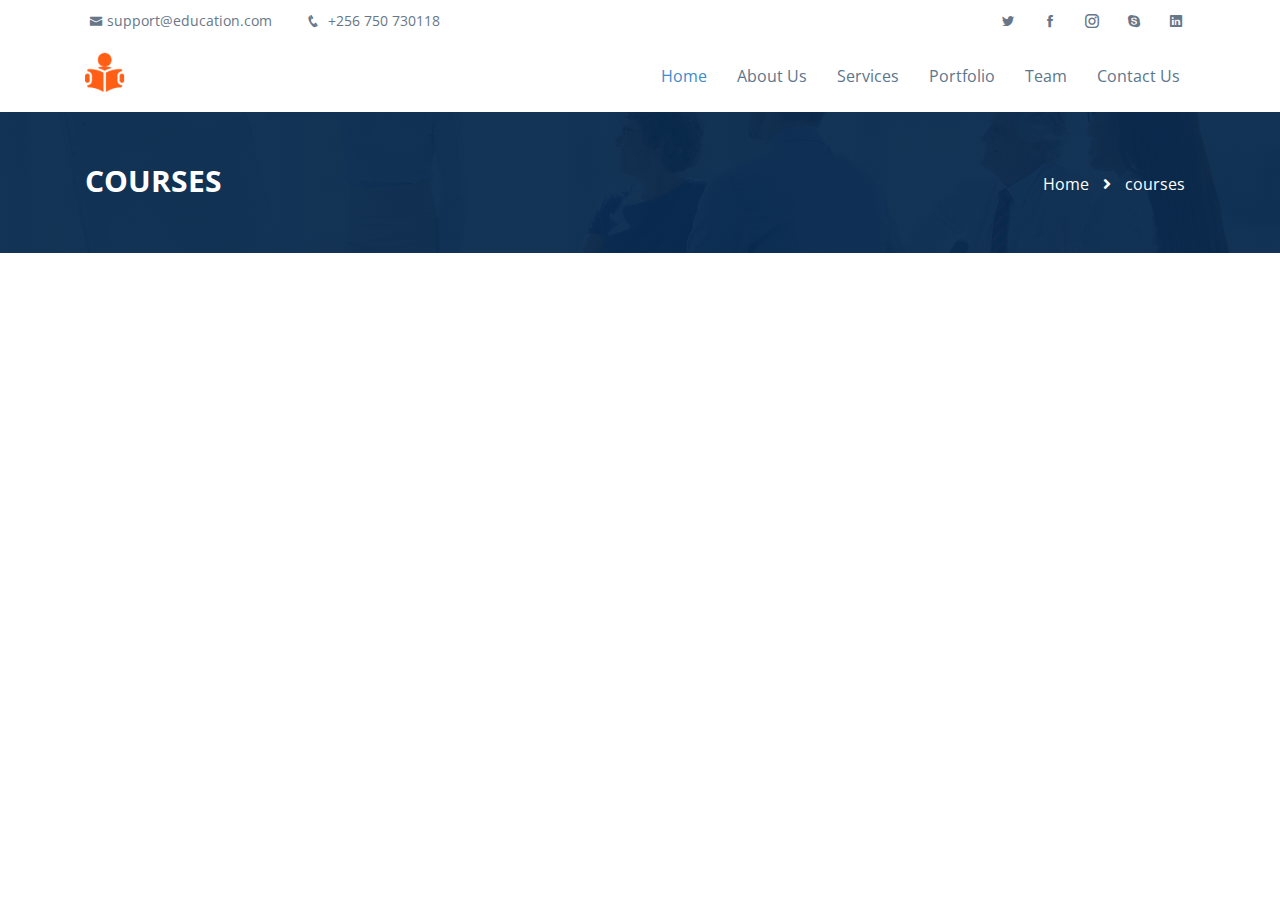
<file: education-landing/courses.html>
<!DOCTYPE html>
<html lang="en">
<head>
    <meta charset="UTF-8">
    <meta name="viewport" content="width=device-width, initial-scale=1.0">
    <link rel="icon" href="assets/images/favicon.ico" type="image/x-icon" />
	<link rel="shortcut icon" type="image/x-icon" href="assets/images/favicon.png" />
    <title>Education : education</title>
    <link href="https://fonts.googleapis.com/css?family=Open+Sans:400,600&amp;display=swap" rel="stylesheet">
    <link rel="stylesheet" type="text/css" href="assets/css/bootstrap.min.css">
    <link rel="stylesheet" type="text/css" href="assets/css/main.css">
    <link rel="stylesheet" type="text/css" href="assets/css/style.css">
    <link rel="stylesheet" type="text/css" href="assets/css/bootstrap-select.min.css">
    <link rel="stylesheet" href="assets/fonts/flaticon/flaticon.css">
    <link rel="stylesheet" href="assets/fonts/fontawesome/css/all.min.css">
    <link rel="stylesheet" href="assets/fonts/themify/themify-icons.css">
    <link href="assets/fonts/icofont/icofont.min.css" rel="stylesheet">
</head>
<body>
  <button type="button" class="mobile-nav-toggle d-lg-none"><i class="icofont-navigation-menu"></i></button>
  <div id="header-sticky-wrapper" class="sticky-wrapper is-sticky">
    <section id="topmenubar" class="d-none d-lg-block">
        <div class="container clearfix">
          <div class="contact-info float-left">
            <i class="icofont-envelope"></i><a href="mailto:support@education.com">support@education.com</a>
            <i class="icofont-phone"></i> +256 750 730118
          </div>
          <div class="social-links float-right">
            <a href="#" class="twitter"><i class="icofont-twitter"></i></a>
            <a href="#" class="facebook"><i class="icofont-facebook"></i></a>
            <a href="#" class="instagram"><i class="icofont-instagram"></i></a>
            <a href="#" class="skype"><i class="icofont-skype"></i></a>
            <a href="#" class="linkedin"><i class="icofont-linkedin"></i></i></a>
          </div>
        </div>
    </section>
    <header id="header">
        <div class="container">
          <div class="logo float-left">
            <a href="index.html"><img src="assets/images/favicon.png" alt="logo" class="img-fluid"></a>
          </div>
          <nav class="nav-menu float-right d-none d-lg-block">
            <ul>
              <li class="active"><a href="#">Home</a></li>
              <li><a href="#">About Us</a></li>
              <li><a href="#">Services</a></li>
              <li><a href="#">Portfolio</a></li>
              <li><a href="#">Team</a></li>
              <li><a href="#">Contact Us</a></li>
            </ul>
          </nav>
        </div>
    </header>
  </div>
  <div class="edu_banner">
    <div class="container">
        <div class="row">
            <div class="col-md-12">
                <div class="edu_ban_des">
                    <div class="edu_banner_heading">
                        <h3>COURSES</h3>
                    </div>
                    <div class="edu_breadcrumb">
                        <ul>
                            <li><a href="#">Home</a></li>
                            <i class="fa fa-angle-right text-white"></i>
                            <li><a href="#"> courses</a></li>
                        </ul>
                    </div>
                </div>
            </div>
        </div>
    </div>
</div>

<a href="#" class="back-to-top"><i class="fa fa-angle-up"></i></a>
<script src="assets/js/jquery.min.js"></script>  
<script src="assets/js/bootstrap.min.js"></script>  
<script src="assets/js/jquery.sticky.js"></script>  
<script src="assets/js/jquery.scroller.js"></script>  
<script src="assets/js/bootstrap-select.min.js"></script>
<script src="assets/js/typed.min.js"></script>
<script src="assets/js/owl.carousel.js"></script>
<script src="assets/js/main.js"></script>
</body>
</html>
</file>
